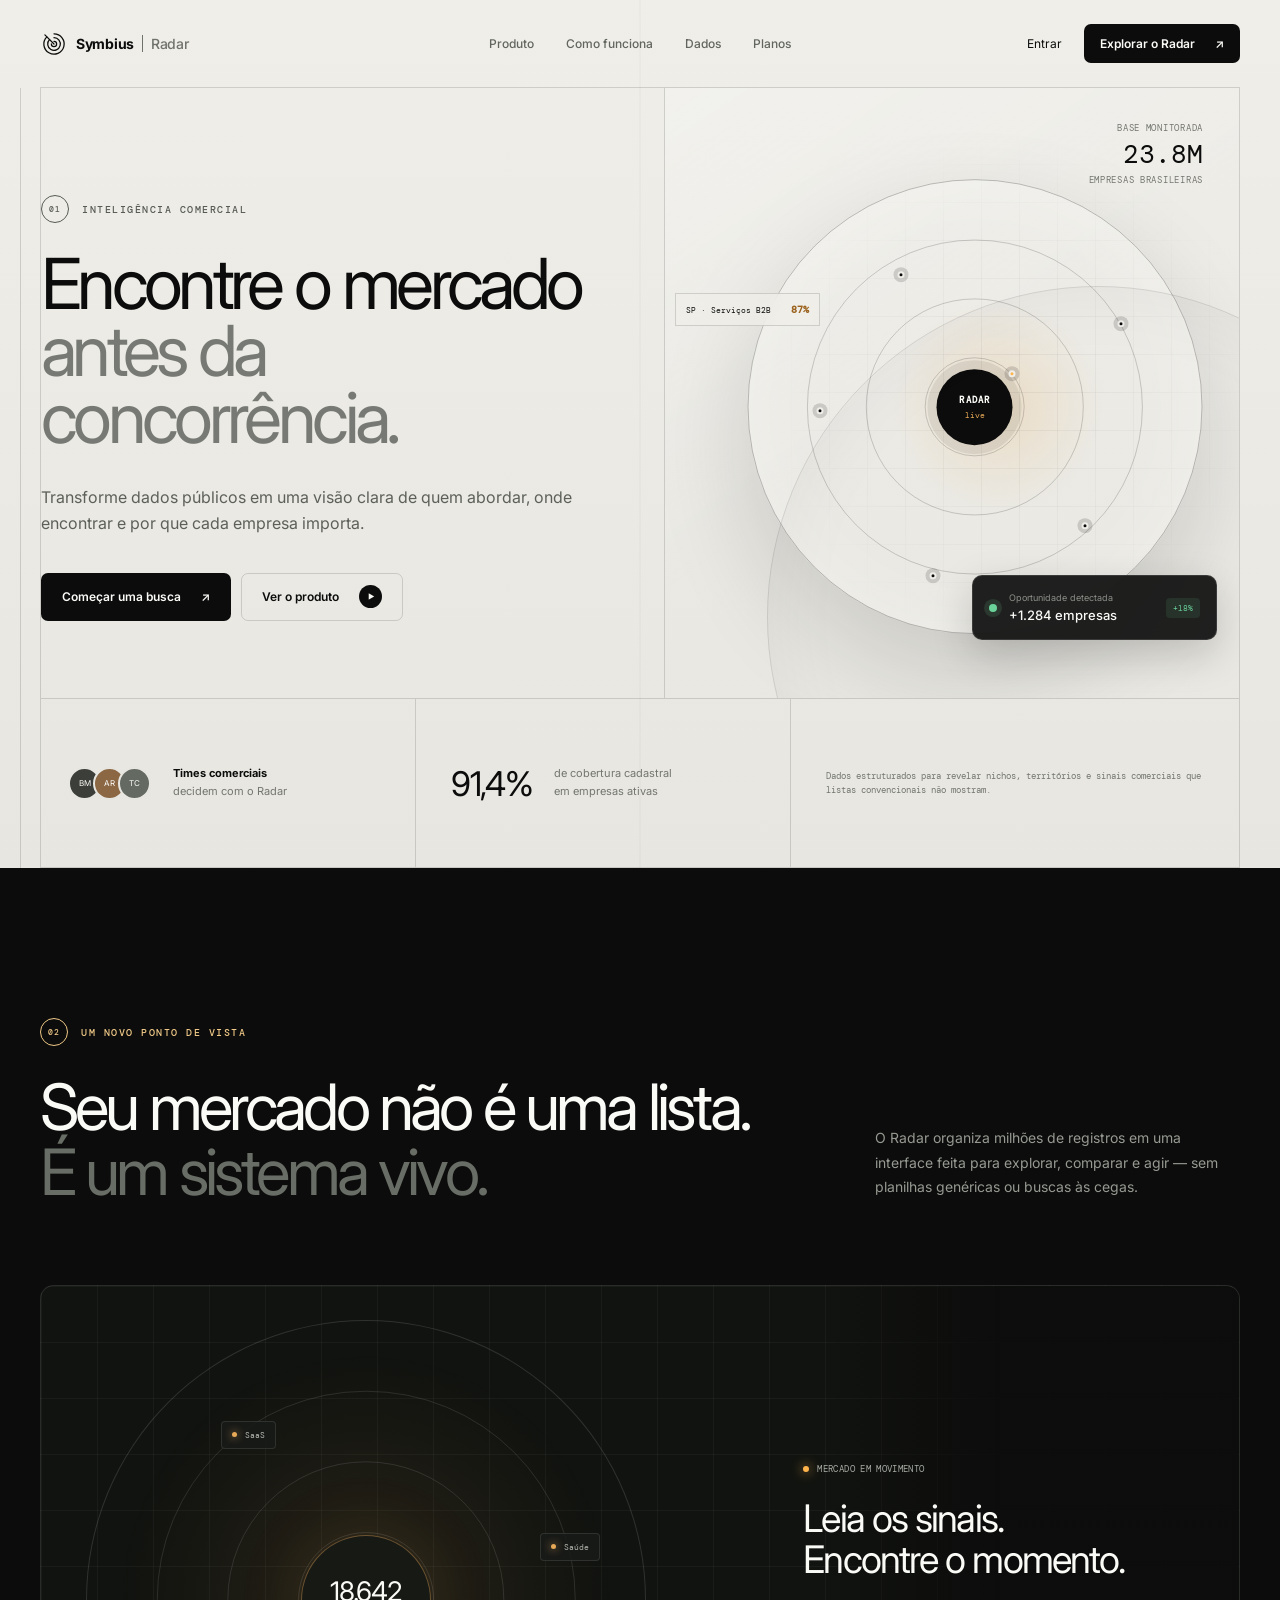
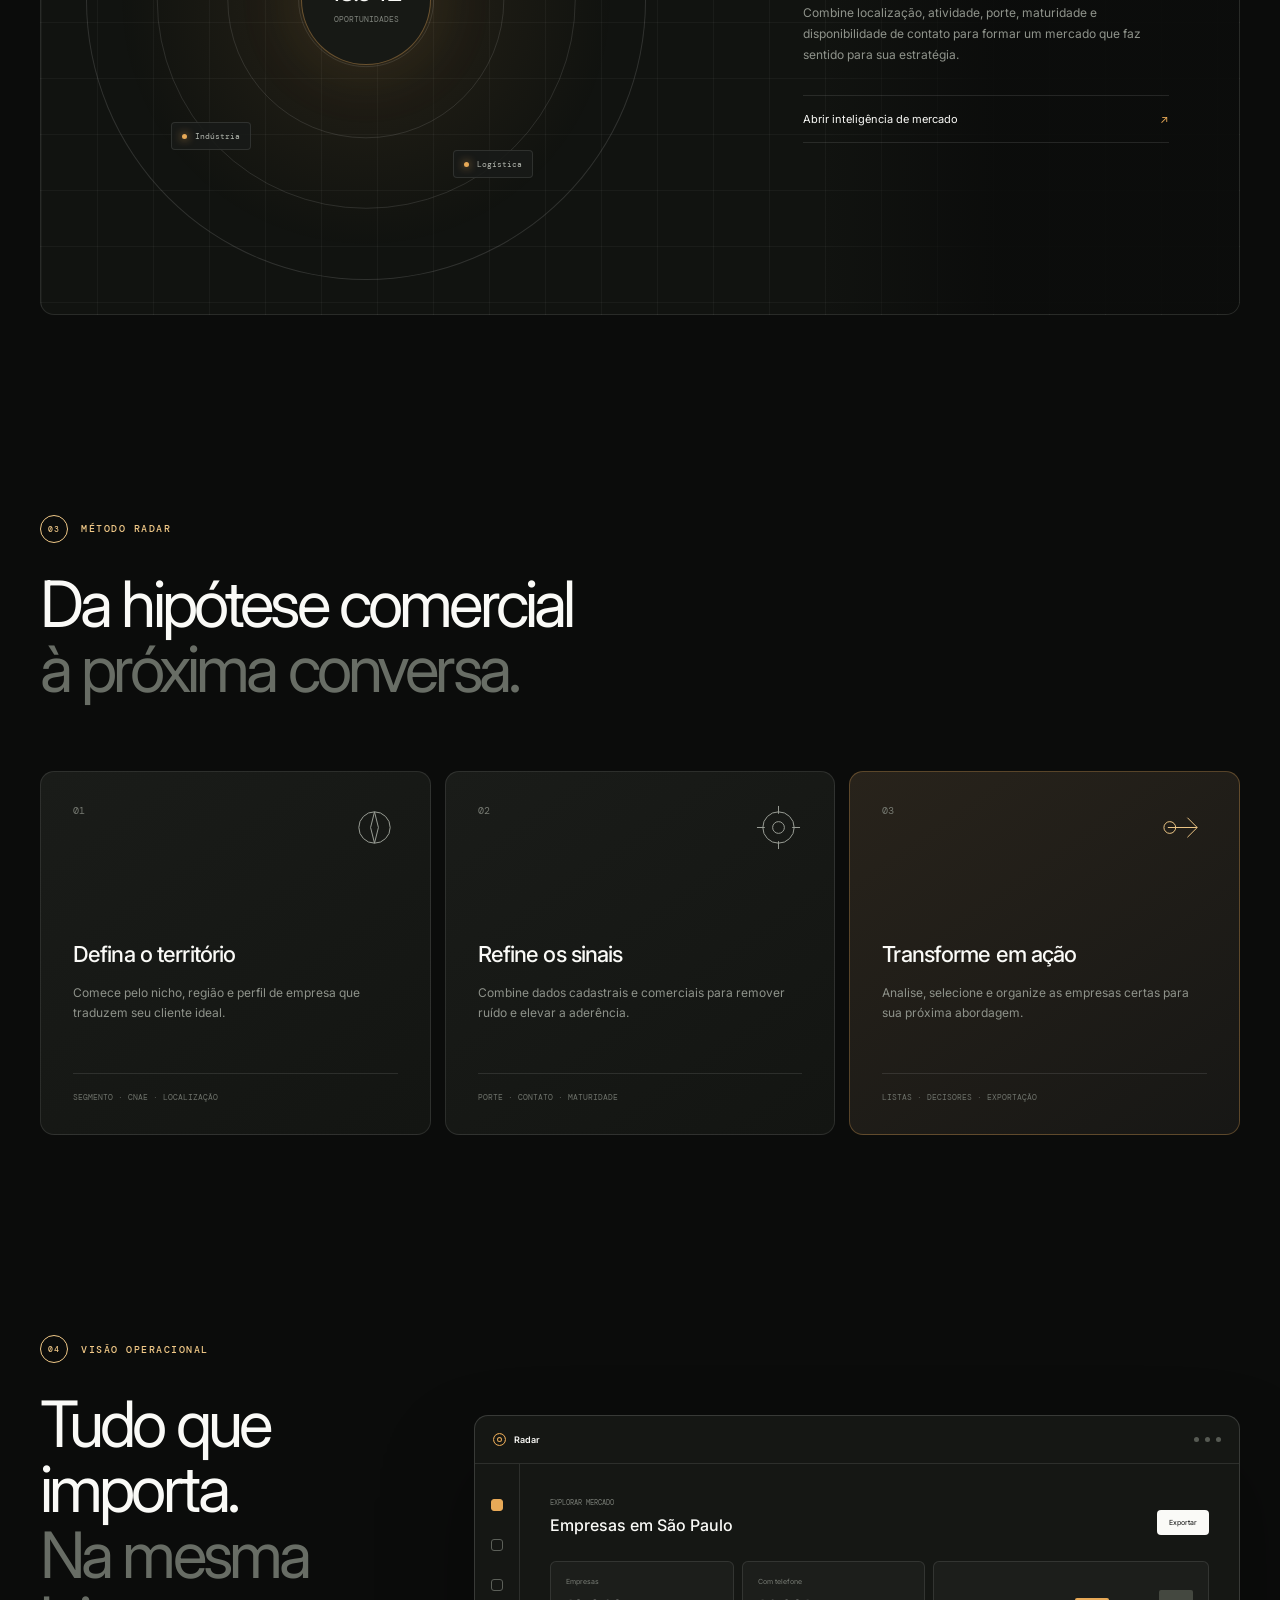
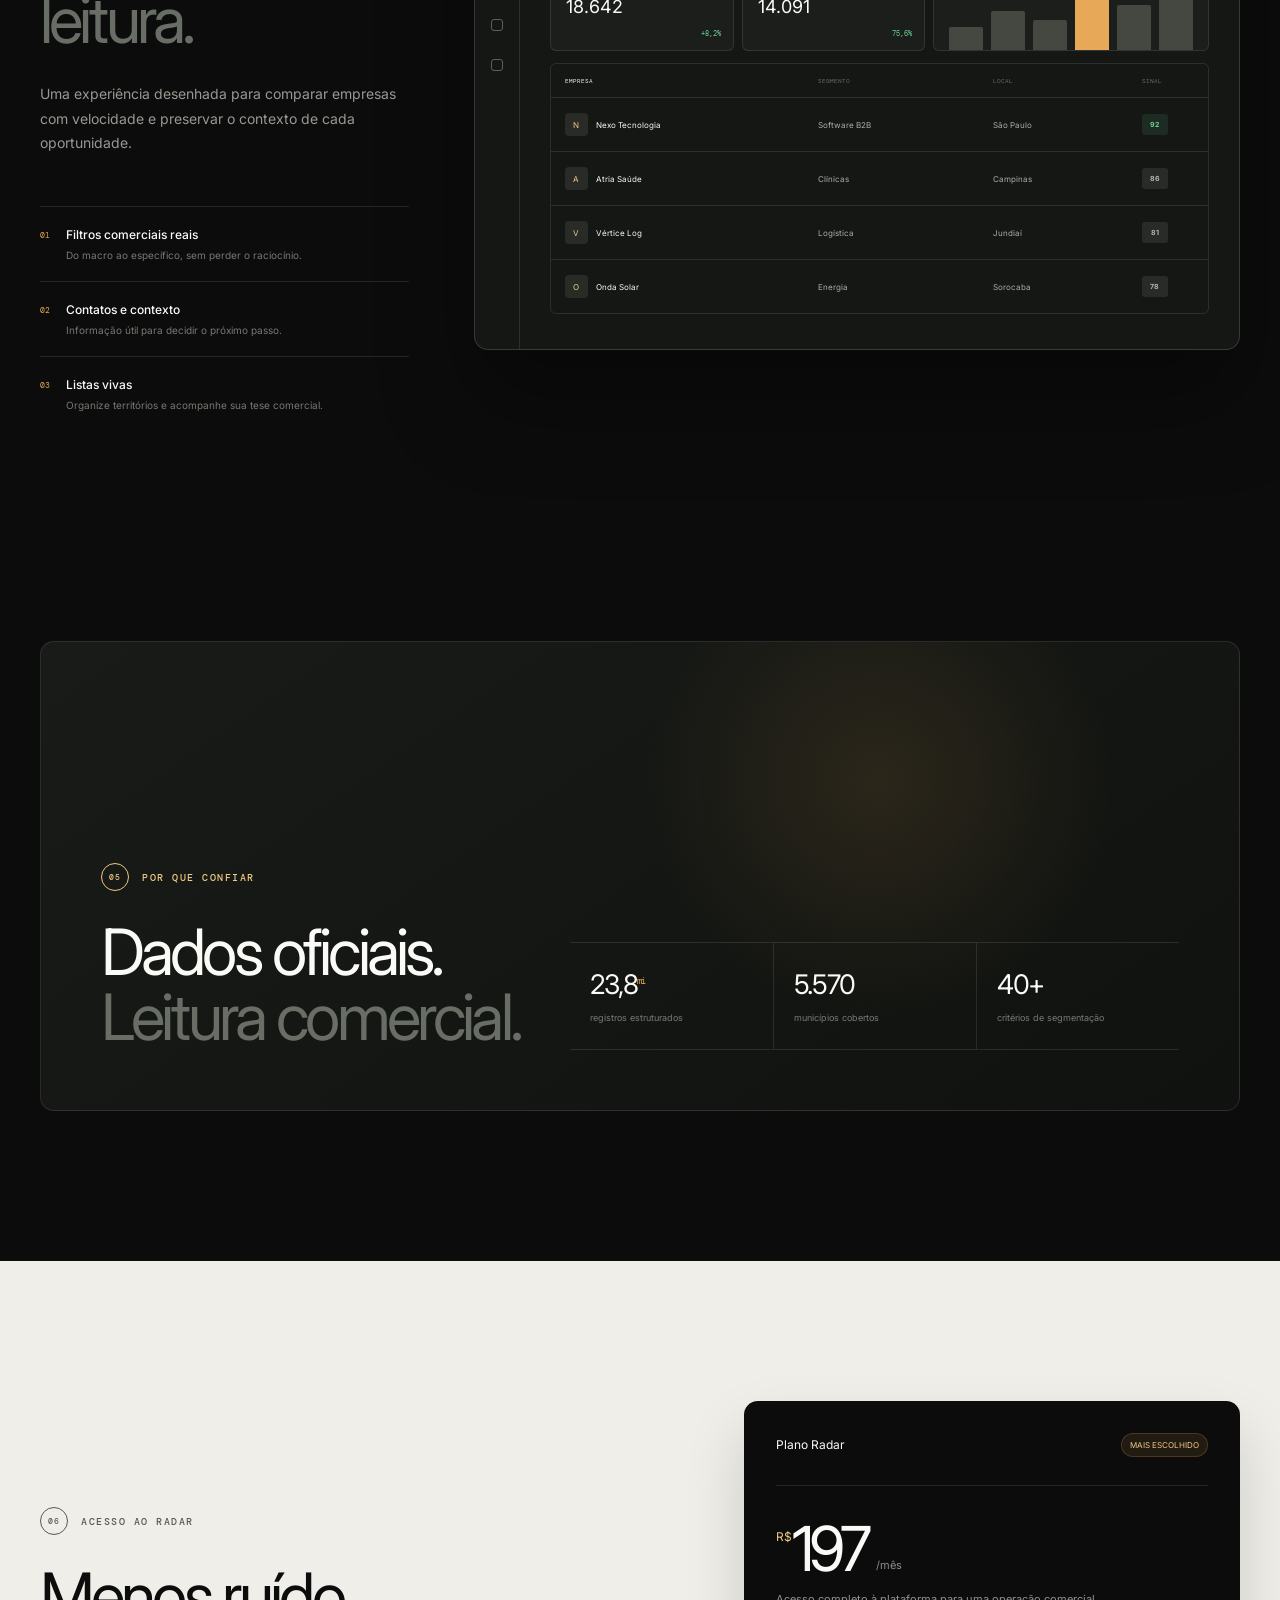
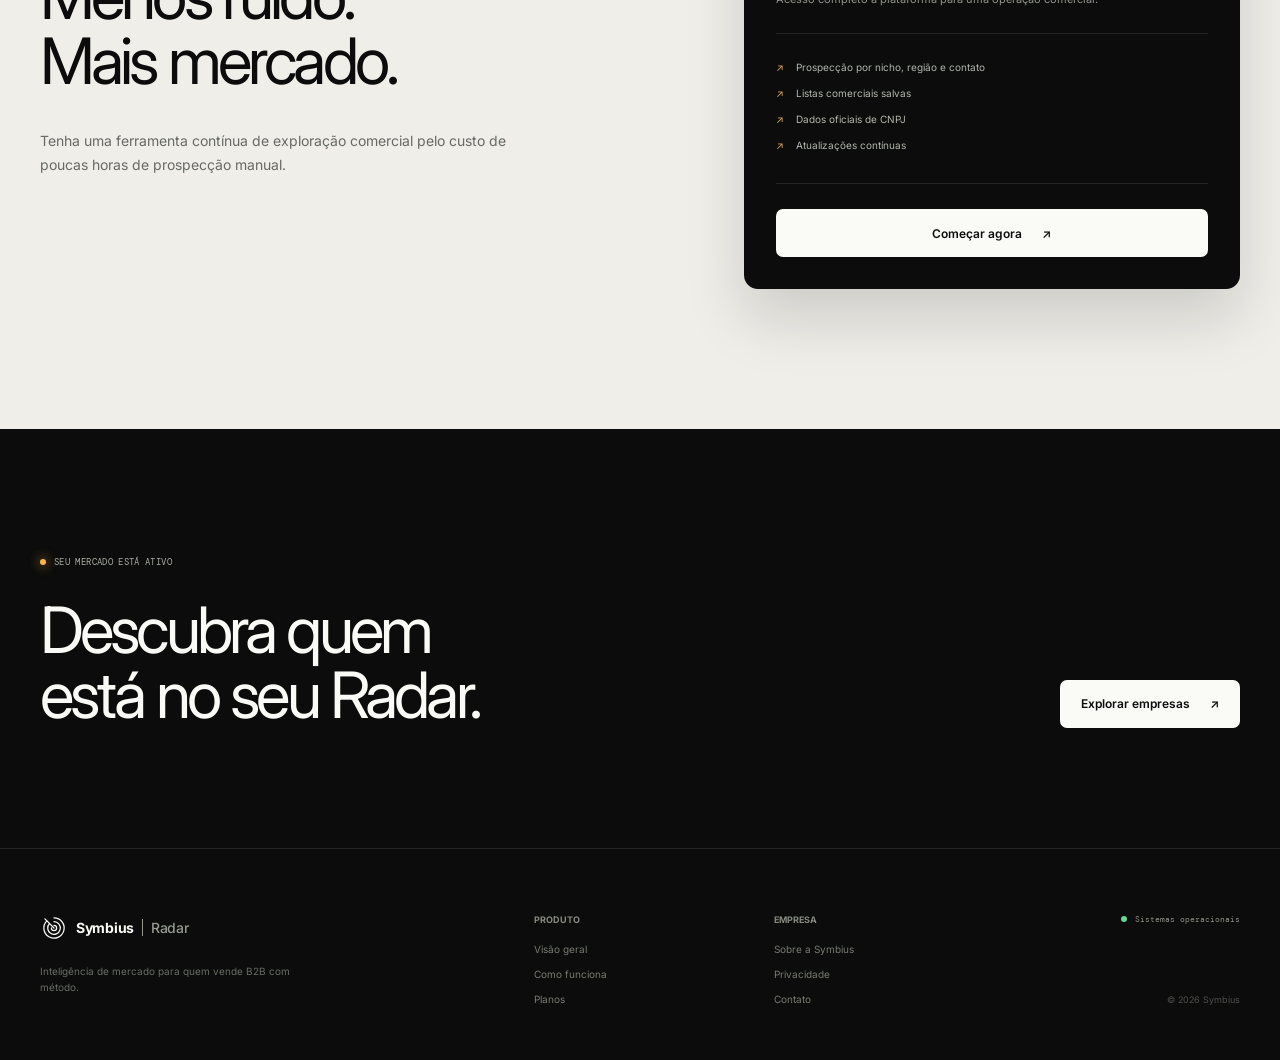
<file: novo_layout/index.html>
<!doctype html>
<html lang="pt-BR">
  <head>
    <meta charset="UTF-8" />
    <meta name="viewport" content="width=device-width, initial-scale=1.0" />
    <meta
      name="description"
      content="Radar Symbius — inteligência de mercado para encontrar empresas com precisão."
    />
    <title>Radar Symbius — inteligência para prospecção B2B</title>
    <link rel="icon" href="favicon.svg" type="image/svg+xml" />
    <link rel="stylesheet" href="styles.css" />
  </head>
  <body class="landing-page">
    <header class="site-header" data-header>
      <a class="brand brand--dark" href="index.html" aria-label="Symbius Radar — início">
        <svg class="brand__mark" viewBox="0 0 40 40" aria-hidden="true">
          <path d="M20 5.5a14.5 14.5 0 1 1-10.25 4.25" />
          <path d="M20 11a9 9 0 1 1-6.36 2.64" />
          <path d="M20 16.25A3.75 3.75 0 1 1 16.25 20" />
          <path d="M20 20 7 7" />
        </svg>
        <span class="brand__name">Symbius</span>
        <span class="brand__product">Radar</span>
      </a>

      <nav class="site-nav" aria-label="Navegação principal">
        <a href="#produto">Produto</a>
        <a href="#metodo">Como funciona</a>
        <a href="#confianca">Dados</a>
        <a href="#planos">Planos</a>
      </nav>

      <div class="header-actions">
        <a class="text-link" href="radar.html">Entrar</a>
        <a class="button button--dark button--small" href="radar.html">
          Explorar o Radar
          <span aria-hidden="true">↗</span>
        </a>
      </div>

      <button class="menu-toggle" type="button" aria-label="Abrir menu" aria-expanded="false" data-menu-toggle>
        <span></span><span></span>
      </button>
    </header>

    <main>
      <section class="hero">
        <div class="hero__grid page-shell">
          <div class="hero__content reveal">
            <div class="eyebrow eyebrow--dark">
              <span class="eyebrow__index">01</span>
              Inteligência comercial
            </div>
            <h1>
              Encontre o mercado
              <span>antes da concorrência.</span>
            </h1>
            <p class="hero__lead">
              Transforme dados públicos em uma visão clara de quem abordar, onde encontrar e por que cada empresa importa.
            </p>
            <div class="hero__actions">
              <a class="button button--dark" href="radar.html">
                Começar uma busca
                <span aria-hidden="true">↗</span>
              </a>
              <a class="button button--ghost-dark" href="#produto">
                Ver o produto
                <span class="button__play" aria-hidden="true">▶</span>
              </a>
            </div>
          </div>

          <div class="hero-visual reveal reveal--delay" aria-label="Visualização do mercado monitorado pelo Radar">
            <div class="hero-visual__meta hero-visual__meta--top">
              <span>Base monitorada</span>
              <strong>23.8M</strong>
              <small>empresas brasileiras</small>
            </div>

            <div class="market-orbit" aria-hidden="true">
              <span class="market-orbit__ring market-orbit__ring--one"></span>
              <span class="market-orbit__ring market-orbit__ring--two"></span>
              <span class="market-orbit__ring market-orbit__ring--three"></span>
              <span class="market-orbit__sweep"></span>
              <span class="market-orbit__core">
                <b>RADAR</b>
                <small>live</small>
              </span>
              <span class="market-dot market-dot--1"></span>
              <span class="market-dot market-dot--2"></span>
              <span class="market-dot market-dot--3"></span>
              <span class="market-dot market-dot--4"></span>
              <span class="market-dot market-dot--5"></span>
              <span class="market-dot market-dot--6"></span>
            </div>

            <div class="hero-visual__card">
              <span class="status-dot"></span>
              <div>
                <small>Oportunidade detectada</small>
                <strong>+1.284 empresas</strong>
              </div>
              <span class="trend-pill">+18%</span>
            </div>

            <div class="hero-visual__label">
              <span>SP · Serviços B2B</span>
              <b>87%</b>
            </div>
          </div>
        </div>

        <div class="hero__foot page-shell">
          <div class="client-proof">
            <div class="avatar-stack" aria-hidden="true">
              <span>BM</span><span>AR</span><span>TC</span>
            </div>
            <p><strong>Times comerciais</strong><br />decidem com o Radar</p>
          </div>
          <div class="hero-stat">
            <span>91,4%</span>
            <p>de cobertura cadastral<br />em empresas ativas</p>
          </div>
          <p class="hero-note">
            Dados estruturados para revelar nichos, territórios e sinais comerciais que listas convencionais não mostram.
          </p>
        </div>
      </section>

      <section class="dark-intro section-dark" id="produto">
        <div class="page-shell">
          <div class="section-heading section-heading--split reveal">
            <div>
              <div class="eyebrow">
                <span class="eyebrow__index">02</span>
                Um novo ponto de vista
              </div>
              <h2>Seu mercado não é uma lista.<br /><span>É um sistema vivo.</span></h2>
            </div>
            <p>
              O Radar organiza milhões de registros em uma interface feita para explorar, comparar e agir — sem planilhas genéricas ou buscas às cegas.
            </p>
          </div>

          <div class="signal-stage reveal">
            <div class="signal-stage__radar" aria-hidden="true">
              <div class="signal-stage__rings"></div>
              <div class="signal-stage__sweep"></div>
              <span class="signal-node signal-node--a"><i></i> SaaS</span>
              <span class="signal-node signal-node--b"><i></i> Saúde</span>
              <span class="signal-node signal-node--c"><i></i> Logística</span>
              <span class="signal-node signal-node--d"><i></i> Indústria</span>
              <div class="signal-stage__center">
                <strong>18.642</strong>
                <span>oportunidades</span>
              </div>
            </div>
            <div class="signal-stage__insight">
              <span class="live-chip"><i></i> Mercado em movimento</span>
              <h3>Leia os sinais.<br />Encontre o momento.</h3>
              <p>
                Combine localização, atividade, porte, maturidade e disponibilidade de contato para formar um mercado que faz sentido para sua estratégia.
              </p>
              <a class="inline-link" href="radar.html">Abrir inteligência de mercado <span>↗</span></a>
            </div>
          </div>
        </div>
      </section>

      <section class="method-section section-dark" id="metodo">
        <div class="page-shell">
          <div class="section-heading reveal">
            <div class="eyebrow">
              <span class="eyebrow__index">03</span>
              Método Radar
            </div>
            <h2>Da hipótese comercial<br /><span>à próxima conversa.</span></h2>
          </div>

          <div class="method-grid">
            <article class="method-card reveal">
              <div class="method-card__top">
                <span>01</span>
                <svg viewBox="0 0 48 48" aria-hidden="true"><circle cx="24" cy="24" r="16"/><path d="m24 8 4 16-4 16-4-16 4-16Z"/></svg>
              </div>
              <h3>Defina o território</h3>
              <p>Comece pelo nicho, região e perfil de empresa que traduzem seu cliente ideal.</p>
              <small>Segmento · CNAE · localização</small>
            </article>

            <article class="method-card reveal reveal--delay-sm">
              <div class="method-card__top">
                <span>02</span>
                <svg viewBox="0 0 48 48" aria-hidden="true"><circle cx="24" cy="24" r="16"/><circle cx="24" cy="24" r="6"/><path d="M24 2v8M24 38v8M2 24h8M38 24h8"/></svg>
              </div>
              <h3>Refine os sinais</h3>
              <p>Combine dados cadastrais e comerciais para remover ruído e elevar a aderência.</p>
              <small>Porte · contato · maturidade</small>
            </article>

            <article class="method-card method-card--accent reveal reveal--delay">
              <div class="method-card__top">
                <span>03</span>
                <svg viewBox="0 0 48 48" aria-hidden="true"><path d="M8 24h30M28 14l10 10-10 10"/><circle cx="10" cy="24" r="6"/></svg>
              </div>
              <h3>Transforme em ação</h3>
              <p>Analise, selecione e organize as empresas certas para sua próxima abordagem.</p>
              <small>Listas · decisores · exportação</small>
            </article>
          </div>
        </div>
      </section>

      <section class="product-section section-dark" id="confianca">
        <div class="page-shell">
          <div class="product-copy reveal">
            <div class="eyebrow">
              <span class="eyebrow__index">04</span>
              Visão operacional
            </div>
            <h2>Tudo que importa.<br /><span>Na mesma leitura.</span></h2>
            <p>
              Uma experiência desenhada para comparar empresas com velocidade e preservar o contexto de cada oportunidade.
            </p>

            <ul class="feature-list">
              <li><span>01</span><div><b>Filtros comerciais reais</b><small>Do macro ao específico, sem perder o raciocínio.</small></div></li>
              <li><span>02</span><div><b>Contatos e contexto</b><small>Informação útil para decidir o próximo passo.</small></div></li>
              <li><span>03</span><div><b>Listas vivas</b><small>Organize territórios e acompanhe sua tese comercial.</small></div></li>
            </ul>
          </div>

          <div class="product-window reveal reveal--delay" aria-label="Prévia da plataforma Radar">
            <div class="product-window__bar">
              <div class="product-window__brand">
                <span class="mini-mark"></span> Radar
              </div>
              <div class="window-dots"><i></i><i></i><i></i></div>
            </div>
            <div class="product-window__body">
              <aside class="mini-sidebar">
                <span class="mini-sidebar__active"></span><span></span><span></span><span></span><span></span>
              </aside>
              <div class="mini-dashboard">
                <div class="mini-dashboard__title"><div><small>Explorar mercado</small><b>Empresas em São Paulo</b></div><button>Exportar</button></div>
                <div class="mini-stats">
                  <div><small>Empresas</small><b>18.642</b><em>+8,2%</em></div>
                  <div><small>Com telefone</small><b>14.091</b><em>75,6%</em></div>
                  <div class="mini-chart"><span></span><span></span><span></span><span></span><span></span><span></span></div>
                </div>
                <div class="mini-table">
                  <div class="mini-table__head"><span>EMPRESA</span><span>SEGMENTO</span><span>LOCAL</span><span>SINAL</span></div>
                  <div><span><i class="company-icon">N</i> Nexo Tecnologia</span><span>Software B2B</span><span>São Paulo</span><span><b class="score score--high">92</b></span></div>
                  <div><span><i class="company-icon">A</i> Atria Saúde</span><span>Clínicas</span><span>Campinas</span><span><b class="score">86</b></span></div>
                  <div><span><i class="company-icon">V</i> Vértice Log</span><span>Logística</span><span>Jundiaí</span><span><b class="score">81</b></span></div>
                  <div><span><i class="company-icon">O</i> Onda Solar</span><span>Energia</span><span>Sorocaba</span><span><b class="score">78</b></span></div>
                </div>
              </div>
            </div>
          </div>
        </div>
      </section>

      <section class="trust-section section-dark">
        <div class="page-shell">
          <div class="trust-panel reveal">
            <div>
              <div class="eyebrow">
                <span class="eyebrow__index">05</span>
                Por que confiar
              </div>
              <h2>Dados oficiais.<br /><span>Leitura comercial.</span></h2>
            </div>
            <div class="trust-metrics">
              <div><strong>23,8<sup>mi</sup></strong><span>registros estruturados</span></div>
              <div><strong>5.570</strong><span>municípios cobertos</span></div>
              <div><strong>40+</strong><span>critérios de segmentação</span></div>
            </div>
          </div>
        </div>
      </section>

      <section class="pricing-section section-light" id="planos">
        <div class="page-shell pricing-grid">
          <div class="pricing-copy reveal">
            <div class="eyebrow eyebrow--dark">
              <span class="eyebrow__index">06</span>
              Acesso ao Radar
            </div>
            <h2>Menos ruído.<br />Mais mercado.</h2>
            <p>Tenha uma ferramenta contínua de exploração comercial pelo custo de poucas horas de prospecção manual.</p>
          </div>
          <div class="price-card reveal reveal--delay">
            <div class="price-card__top"><span>Plano Radar</span><i>Mais escolhido</i></div>
            <div class="price"><sup>R$</sup><strong>197</strong><span>/mês</span></div>
            <p>Acesso completo à plataforma para uma operação comercial.</p>
            <ul>
              <li>Prospecção por nicho, região e contato</li>
              <li>Listas comerciais salvas</li>
              <li>Dados oficiais de CNPJ</li>
              <li>Atualizações contínuas</li>
            </ul>
            <a class="button button--dark button--wide" href="radar.html">Começar agora <span>↗</span></a>
          </div>
        </div>
      </section>

      <section class="final-cta section-dark">
        <div class="page-shell final-cta__inner reveal">
          <div>
            <span class="live-chip"><i></i> Seu mercado está ativo</span>
            <h2>Descubra quem<br />está no seu Radar.</h2>
          </div>
          <a class="button button--light" href="radar.html">Explorar empresas <span>↗</span></a>
        </div>
      </section>
    </main>

    <footer class="site-footer section-dark">
      <div class="page-shell site-footer__grid">
        <div>
          <a class="brand brand--light" href="index.html" aria-label="Symbius Radar">
            <svg class="brand__mark" viewBox="0 0 40 40" aria-hidden="true"><path d="M20 5.5a14.5 14.5 0 1 1-10.25 4.25"/><path d="M20 11a9 9 0 1 1-6.36 2.64"/><path d="M20 16.25A3.75 3.75 0 1 1 16.25 20"/><path d="M20 20 7 7"/></svg>
            <span class="brand__name">Symbius</span><span class="brand__product">Radar</span>
          </a>
          <p>Inteligência de mercado para quem vende B2B com método.</p>
        </div>
        <div><b>Produto</b><a href="#produto">Visão geral</a><a href="#metodo">Como funciona</a><a href="#planos">Planos</a></div>
        <div><b>Empresa</b><a href="#">Sobre a Symbius</a><a href="#">Privacidade</a><a href="#">Contato</a></div>
        <div class="footer-status"><span><i></i> Sistemas operacionais</span><small>© 2026 Symbius</small></div>
      </div>
    </footer>

    <script src="script.js"></script>
  </body>
</html>
</file>
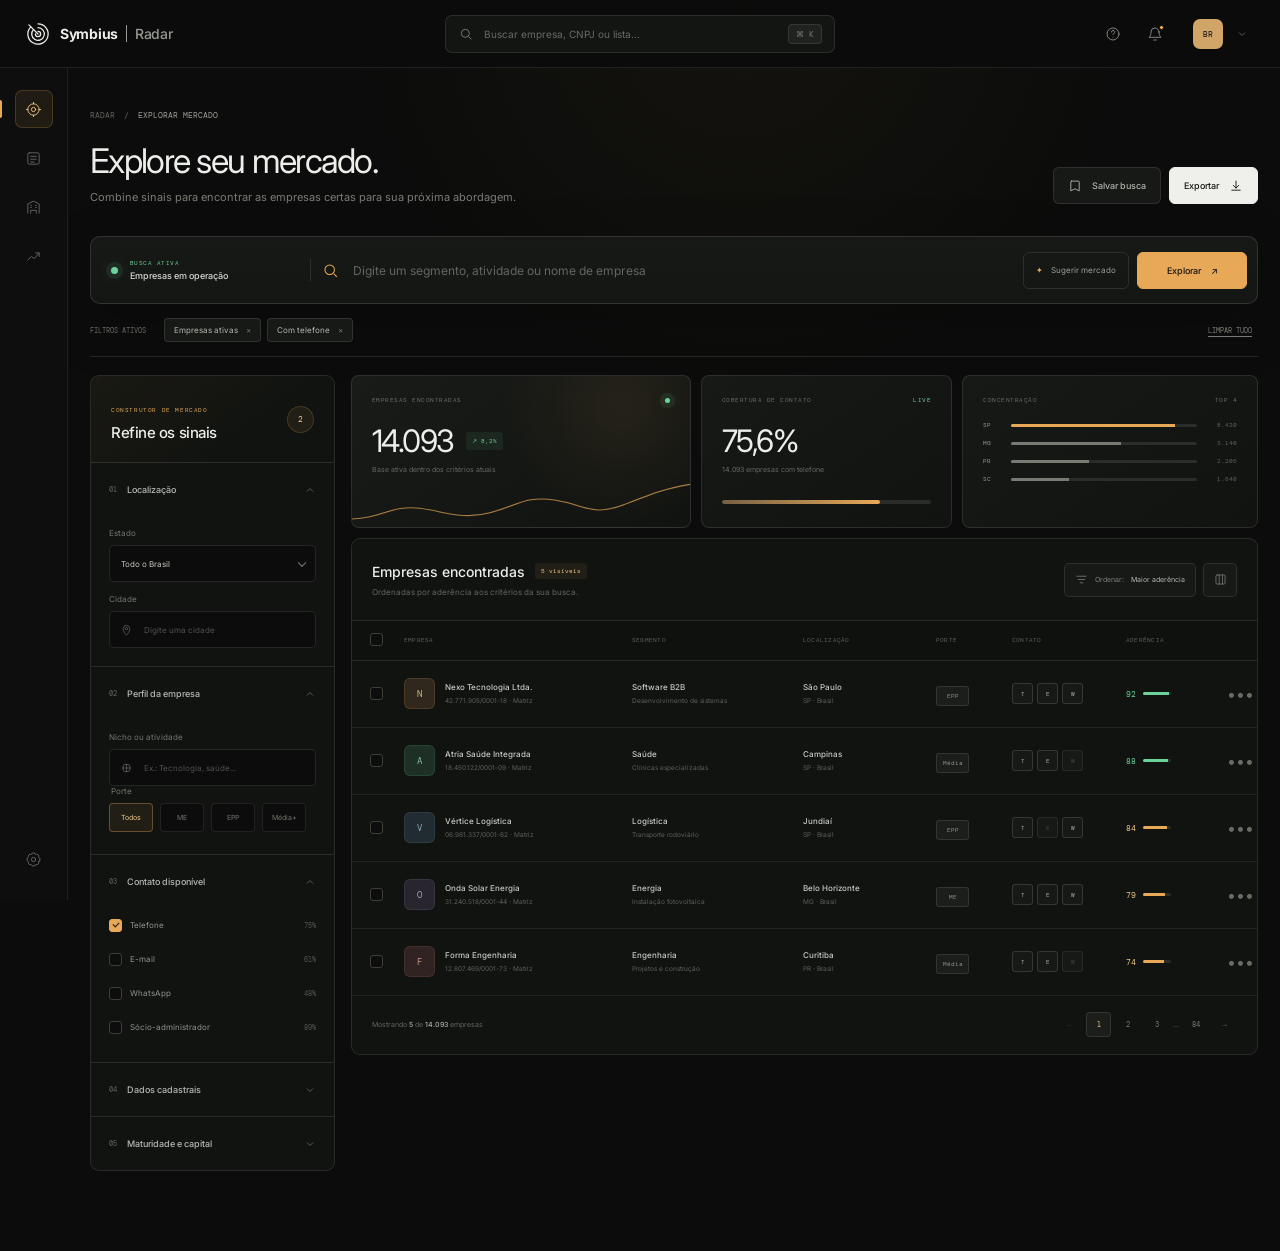
<file: novo_layout/radar.html>
<!doctype html>
<html lang="pt-BR">
  <head>
    <meta charset="UTF-8" />
    <meta name="viewport" content="width=device-width, initial-scale=1.0" />
    <meta name="description" content="Explore empresas brasileiras com o Radar Symbius." />
    <title>Explorar mercado — Radar Symbius</title>
    <link rel="icon" href="favicon.svg" type="image/svg+xml" />
    <link rel="stylesheet" href="styles.css" />
  </head>
  <body class="radar-page">
    <header class="app-header">
      <div class="app-header__left">
        <a class="brand brand--light" href="index.html" aria-label="Voltar ao site do Radar">
          <svg class="brand__mark" viewBox="0 0 40 40" aria-hidden="true">
            <path d="M20 5.5a14.5 14.5 0 1 1-10.25 4.25" />
            <path d="M20 11a9 9 0 1 1-6.36 2.64" />
            <path d="M20 16.25A3.75 3.75 0 1 1 16.25 20" />
            <path d="M20 20 7 7" />
          </svg>
          <span class="brand__name">Symbius</span>
          <span class="brand__product">Radar</span>
        </a>
        <span class="app-header__context">Inteligência de mercado</span>
      </div>

      <div class="app-search" role="search">
        <svg viewBox="0 0 24 24" aria-hidden="true"><circle cx="11" cy="11" r="6"/><path d="m16 16 4 4"/></svg>
        <input type="search" placeholder="Buscar empresa, CNPJ ou lista..." aria-label="Busca global" />
        <kbd>⌘ K</kbd>
      </div>

      <div class="app-header__actions">
        <button class="icon-button" type="button" aria-label="Ajuda">
          <svg viewBox="0 0 24 24" aria-hidden="true"><circle cx="12" cy="12" r="9"/><path d="M9.8 9a2.4 2.4 0 1 1 3.25 2.25c-.7.3-1.05.75-1.05 1.5M12 17h.01"/></svg>
        </button>
        <button class="icon-button notification-button" type="button" aria-label="Notificações">
          <svg viewBox="0 0 24 24" aria-hidden="true"><path d="M18 9a6 6 0 0 0-12 0c0 7-3 7-3 8h18c0-1-3-1-3-8ZM10 21h4"/></svg>
          <i></i>
        </button>
        <button class="profile-button" type="button" aria-label="Abrir perfil">
          <span>BR</span>
          <div><b>Bruno Reis</b><small>Administrador</small></div>
          <svg viewBox="0 0 16 16" aria-hidden="true"><path d="m4 6 4 4 4-4"/></svg>
        </button>
      </div>
    </header>

    <aside class="app-rail" aria-label="Navegação do aplicativo">
      <nav>
        <a class="app-rail__active" href="radar.html" aria-label="Explorar mercado" title="Explorar mercado">
          <svg viewBox="0 0 24 24" aria-hidden="true"><circle cx="12" cy="12" r="8"/><circle cx="12" cy="12" r="3"/><path d="M12 4V2M12 22v-2M4 12H2M22 12h-2"/></svg>
        </a>
        <a href="#" aria-label="Listas" title="Listas">
          <svg viewBox="0 0 24 24" aria-hidden="true"><rect x="4" y="4" width="16" height="16" rx="2"/><path d="M8 9h8M8 13h8M8 17h5"/></svg>
        </a>
        <a href="#" aria-label="Empresas" title="Empresas">
          <svg viewBox="0 0 24 24" aria-hidden="true"><path d="M4 20V7l8-4 8 4v13M8 20v-4h8v4M8 9h1M15 9h1M8 12h1M15 12h1"/></svg>
        </a>
        <a href="#" aria-label="Atividades" title="Atividades">
          <svg viewBox="0 0 24 24" aria-hidden="true"><path d="M4 17 9 12l4 3 7-8"/><path d="M15 7h5v5"/></svg>
        </a>
      </nav>
      <nav class="app-rail__bottom">
        <a href="#" aria-label="Configurações" title="Configurações">
          <svg viewBox="0 0 24 24" aria-hidden="true"><circle cx="12" cy="12" r="3"/><path d="M19.4 15a1.7 1.7 0 0 0 .34 1.88l.06.06-2.83 2.83-.06-.06a1.7 1.7 0 0 0-1.88-.34 1.7 1.7 0 0 0-1.03 1.56V21h-4v-.09A1.7 1.7 0 0 0 9 19.36a1.7 1.7 0 0 0-1.88.34l-.06.06-2.83-2.83.06-.06A1.7 1.7 0 0 0 4.63 15a1.7 1.7 0 0 0-1.56-1.03H3v-4h.09A1.7 1.7 0 0 0 4.64 9a1.7 1.7 0 0 0-.34-1.88l-.06-.06 2.83-2.83.06.06A1.7 1.7 0 0 0 9 4.63h.01A1.7 1.7 0 0 0 10.03 3H14v.09A1.7 1.7 0 0 0 15 4.64a1.7 1.7 0 0 0 1.88-.34l.06-.06 2.83 2.83-.06.06A1.7 1.7 0 0 0 19.37 9v.01A1.7 1.7 0 0 0 21 10.03V14h-.09A1.7 1.7 0 0 0 19.4 15Z"/></svg>
        </a>
      </nav>
    </aside>

    <main class="app-main">
      <section class="app-page-head">
        <div>
          <div class="app-breadcrumb"><span>Radar</span><i>/</i><b>Explorar mercado</b></div>
          <h1>Explore seu mercado.</h1>
          <p>Combine sinais para encontrar as empresas certas para sua próxima abordagem.</p>
        </div>
        <div class="page-head-actions">
          <button class="app-button app-button--ghost" type="button" data-save-search>
            <svg viewBox="0 0 20 20" aria-hidden="true"><path d="M5 3h10a1 1 0 0 1 1 1v13l-6-3-6 3V4a1 1 0 0 1 1-1Z"/></svg>
            Salvar busca
          </button>
          <button class="app-button app-button--light" type="button" data-export>
            Exportar
            <svg viewBox="0 0 20 20" aria-hidden="true"><path d="M10 3v10M6 9l4 4 4-4M4 16h12"/></svg>
          </button>
        </div>
      </section>

      <section class="market-command" aria-label="Comando de pesquisa">
        <div class="market-command__status">
          <span class="pulse-dot"></span>
          <div><small>BUSCA ATIVA</small><b>Empresas em operação</b></div>
        </div>
        <div class="market-command__query">
          <svg viewBox="0 0 24 24" aria-hidden="true"><circle cx="11" cy="11" r="6"/><path d="m16 16 4 4"/></svg>
          <input id="market-query" type="search" placeholder="Digite um segmento, atividade ou nome de empresa" aria-label="Segmento ou empresa" />
        </div>
        <button class="market-command__ai" type="button" data-suggestion>
          <span>✦</span>
          Sugerir mercado
        </button>
        <button class="app-button app-button--amber" type="button" data-search>
          Explorar
          <span>↗</span>
        </button>
      </section>

      <section class="active-filter-row" aria-label="Filtros ativos">
        <span>Filtros ativos</span>
        <div class="active-filter-list" data-active-filters>
          <button type="button" data-chip="status">Ativas <i>×</i></button>
          <button type="button" data-chip="contact">Com telefone <i>×</i></button>
        </div>
        <button class="clear-link" type="button" data-clear>Limpar tudo</button>
      </section>

      <div class="workspace-grid">
        <aside class="filter-panel" aria-label="Filtros da busca">
          <div class="filter-panel__head">
            <div><small>CONSTRUTOR DE MERCADO</small><h2>Refine os sinais</h2></div>
            <span class="filter-count" data-filter-count>2</span>
          </div>

          <div class="filter-group filter-group--open">
            <button class="filter-group__toggle" type="button" aria-expanded="true">
              <span><i>01</i>Localização</span>
              <svg viewBox="0 0 16 16" aria-hidden="true"><path d="m4 6 4 4 4-4"/></svg>
            </button>
            <div class="filter-group__body">
              <label class="field-label" for="state-filter">Estado</label>
              <div class="select-wrap">
                <select id="state-filter" data-filter="state">
                  <option value="">Todo o Brasil</option>
                  <option value="SP">São Paulo</option>
                  <option value="MG">Minas Gerais</option>
                  <option value="PR">Paraná</option>
                  <option value="SC">Santa Catarina</option>
                </select>
              </div>
              <label class="field-label" for="city-filter">Cidade</label>
              <div class="field-with-icon">
                <svg viewBox="0 0 20 20" aria-hidden="true"><path d="M10 18s5-4.6 5-10a5 5 0 1 0-10 0c0 5.4 5 10 5 10Z"/><circle cx="10" cy="8" r="1.8"/></svg>
                <input id="city-filter" type="text" placeholder="Digite uma cidade" data-filter="city" />
              </div>
            </div>
          </div>

          <div class="filter-group filter-group--open">
            <button class="filter-group__toggle" type="button" aria-expanded="true">
              <span><i>02</i>Perfil da empresa</span>
              <svg viewBox="0 0 16 16" aria-hidden="true"><path d="m4 6 4 4 4-4"/></svg>
            </button>
            <div class="filter-group__body">
              <label class="field-label" for="segment-filter">Nicho ou atividade</label>
              <div class="field-with-icon">
                <svg viewBox="0 0 20 20" aria-hidden="true"><circle cx="10" cy="10" r="6"/><path d="M10 4v12M4 10h12"/></svg>
                <input id="segment-filter" type="text" placeholder="Ex.: Tecnologia, saúde..." data-filter="segment" />
              </div>
              <fieldset class="size-options">
                <legend>Porte</legend>
                <label><input type="radio" name="size" value="" checked data-filter="size" /><span>Todos</span></label>
                <label><input type="radio" name="size" value="ME" data-filter="size" /><span>ME</span></label>
                <label><input type="radio" name="size" value="EPP" data-filter="size" /><span>EPP</span></label>
                <label><input type="radio" name="size" value="Média" data-filter="size" /><span>Média+</span></label>
              </fieldset>
            </div>
          </div>

          <div class="filter-group filter-group--open">
            <button class="filter-group__toggle" type="button" aria-expanded="true">
              <span><i>03</i>Contato disponível</span>
              <svg viewBox="0 0 16 16" aria-hidden="true"><path d="m4 6 4 4 4-4"/></svg>
            </button>
            <div class="filter-group__body check-list">
              <label><span><input type="checkbox" checked data-filter="phone" /><i></i>Telefone</span><em>75%</em></label>
              <label><span><input type="checkbox" data-filter="email" /><i></i>E-mail</span><em>61%</em></label>
              <label><span><input type="checkbox" data-filter="whatsapp" /><i></i>WhatsApp</span><em>48%</em></label>
              <label><span><input type="checkbox" data-filter="partner" /><i></i>Sócio-administrador</span><em>89%</em></label>
            </div>
          </div>

          <div class="filter-group">
            <button class="filter-group__toggle" type="button" aria-expanded="false">
              <span><i>04</i>Dados cadastrais</span>
              <svg viewBox="0 0 16 16" aria-hidden="true"><path d="m4 6 4 4 4-4"/></svg>
            </button>
            <div class="filter-group__body">
              <label class="field-label" for="cnae-filter">CNAE específico</label>
              <input class="app-field" id="cnae-filter" type="text" placeholder="Código ou descrição" />
              <label class="field-label" for="nature-filter">Natureza jurídica</label>
              <div class="select-wrap">
                <select id="nature-filter"><option>Qualquer natureza</option><option>Sociedade empresária limitada</option><option>Empresário individual</option></select>
              </div>
            </div>
          </div>

          <div class="filter-group">
            <button class="filter-group__toggle" type="button" aria-expanded="false">
              <span><i>05</i>Maturidade e capital</span>
              <svg viewBox="0 0 16 16" aria-hidden="true"><path d="m4 6 4 4 4-4"/></svg>
            </button>
            <div class="filter-group__body">
              <div class="field-pair"><label><span>Idade mínima</span><input class="app-field" type="number" placeholder="2 anos" /></label><label><span>Capital mínimo</span><input class="app-field" type="text" placeholder="R$ 50.000" /></label></div>
            </div>
          </div>
        </aside>

        <section class="results-area" aria-label="Resultados da busca">
          <div class="market-overview">
            <article class="metric-card metric-card--main">
              <div class="metric-card__label"><span>EMPRESAS ENCONTRADAS</span><i class="pulse-dot"></i></div>
              <div class="metric-card__value"><strong data-result-total>18.642</strong><span class="metric-trend">↗ 8,2%</span></div>
              <small>Base ativa dentro dos critérios atuais</small>
              <div class="metric-spark" aria-hidden="true"><svg viewBox="0 0 250 54" preserveAspectRatio="none"><path d="M0 45C22 44 30 29 50 33s32 13 52 5 27-20 49-14 28 18 50 5 30-18 49-23"/><path class="metric-spark__fill" d="M0 45C22 44 30 29 50 33s32 13 52 5 27-20 49-14 28 18 50 5 30-18 49-23V54H0Z"/></svg></div>
            </article>

            <article class="metric-card">
              <div class="metric-card__label"><span>COBERTURA DE CONTATO</span><b>LIVE</b></div>
              <div class="metric-card__value"><strong data-coverage>75,6%</strong></div>
              <small>14.093 empresas com telefone</small>
              <div class="coverage-bar"><span style="width: 75.6%"></span></div>
            </article>

            <article class="metric-card territory-card">
              <div class="metric-card__label"><span>CONCENTRAÇÃO</span><span>TOP 4</span></div>
              <div class="territory-bars">
                <div><span>SP</span><i><b style="width: 88%"></b></i><em>8.420</em></div>
                <div><span>MG</span><i><b style="width: 59%"></b></i><em>3.140</em></div>
                <div><span>PR</span><i><b style="width: 42%"></b></i><em>2.205</em></div>
                <div><span>SC</span><i><b style="width: 31%"></b></i><em>1.640</em></div>
              </div>
            </article>
          </div>

          <div class="results-card">
            <div class="results-card__head">
              <div>
                <div class="results-title"><h2>Empresas encontradas</h2><span data-visible-count>6 visíveis</span></div>
                <p>Ordenadas por aderência aos critérios da sua busca.</p>
              </div>
              <div class="results-actions">
                <button class="table-control" type="button">
                  <svg viewBox="0 0 20 20" aria-hidden="true"><path d="M3 5h14M5 10h10M8 15h4"/></svg>
                  Ordenar: <b>Maior aderência</b>
                </button>
                <button class="square-control" type="button" aria-label="Configurar colunas">
                  <svg viewBox="0 0 20 20" aria-hidden="true"><rect x="3" y="3" width="14" height="14" rx="2"/><path d="M8 3v14M13 3v14"/></svg>
                </button>
              </div>
            </div>

            <div class="company-table-wrap">
              <table class="company-table">
                <thead>
                  <tr>
                    <th><label class="row-check"><input type="checkbox" data-check-all /><i></i></label></th>
                    <th>EMPRESA</th>
                    <th>SEGMENTO</th>
                    <th>LOCALIZAÇÃO</th>
                    <th>PORTE</th>
                    <th>CONTATO</th>
                    <th>ADERÊNCIA</th>
                    <th></th>
                  </tr>
                </thead>
                <tbody data-company-rows>
                  <tr data-name="Nexo Tecnologia" data-segment="Tecnologia Software" data-state="SP" data-city="São Paulo" data-size="EPP" data-phone="true" data-email="true" data-whatsapp="true">
                    <td><label class="row-check"><input type="checkbox" /><i></i></label></td>
                    <td><div class="company-cell"><span class="company-avatar company-avatar--amber">N</span><div><b>Nexo Tecnologia Ltda.</b><small>42.771.905/0001-18 · Matriz</small></div></div></td>
                    <td><div class="segment-cell"><b>Software B2B</b><small>Desenvolvimento de sistemas</small></div></td>
                    <td><div class="location-cell"><b>São Paulo</b><small>SP · Brasil</small></div></td>
                    <td><span class="size-tag">EPP</span></td>
                    <td><div class="contact-icons"><i class="is-on" title="Telefone">T</i><i class="is-on" title="E-mail">E</i><i class="is-on" title="WhatsApp">W</i></div></td>
                    <td><div class="fit-score fit-score--high"><b>92</b><span><i style="width:92%"></i></span></div></td>
                    <td><button class="row-more" type="button" aria-label="Mais ações">•••</button></td>
                  </tr>
                  <tr data-name="Atria Saúde" data-segment="Saúde Clínicas" data-state="SP" data-city="Campinas" data-size="Média" data-phone="true" data-email="true" data-whatsapp="false">
                    <td><label class="row-check"><input type="checkbox" /><i></i></label></td>
                    <td><div class="company-cell"><span class="company-avatar company-avatar--green">A</span><div><b>Atria Saúde Integrada</b><small>18.450.122/0001-09 · Matriz</small></div></div></td>
                    <td><div class="segment-cell"><b>Saúde</b><small>Clínicas especializadas</small></div></td>
                    <td><div class="location-cell"><b>Campinas</b><small>SP · Brasil</small></div></td>
                    <td><span class="size-tag">Média</span></td>
                    <td><div class="contact-icons"><i class="is-on">T</i><i class="is-on">E</i><i>W</i></div></td>
                    <td><div class="fit-score fit-score--high"><b>88</b><span><i style="width:88%"></i></span></div></td>
                    <td><button class="row-more" type="button" aria-label="Mais ações">•••</button></td>
                  </tr>
                  <tr data-name="Vértice Logística" data-segment="Logística Transporte" data-state="SP" data-city="Jundiaí" data-size="EPP" data-phone="true" data-email="false" data-whatsapp="true">
                    <td><label class="row-check"><input type="checkbox" /><i></i></label></td>
                    <td><div class="company-cell"><span class="company-avatar company-avatar--blue">V</span><div><b>Vértice Logística</b><small>06.981.337/0001-62 · Matriz</small></div></div></td>
                    <td><div class="segment-cell"><b>Logística</b><small>Transporte rodoviário</small></div></td>
                    <td><div class="location-cell"><b>Jundiaí</b><small>SP · Brasil</small></div></td>
                    <td><span class="size-tag">EPP</span></td>
                    <td><div class="contact-icons"><i class="is-on">T</i><i>E</i><i class="is-on">W</i></div></td>
                    <td><div class="fit-score"><b>84</b><span><i style="width:84%"></i></span></div></td>
                    <td><button class="row-more" type="button" aria-label="Mais ações">•••</button></td>
                  </tr>
                  <tr data-name="Onda Solar Energia" data-segment="Energia Sustentabilidade" data-state="MG" data-city="Belo Horizonte" data-size="ME" data-phone="true" data-email="true" data-whatsapp="true">
                    <td><label class="row-check"><input type="checkbox" /><i></i></label></td>
                    <td><div class="company-cell"><span class="company-avatar company-avatar--violet">O</span><div><b>Onda Solar Energia</b><small>31.240.518/0001-44 · Matriz</small></div></div></td>
                    <td><div class="segment-cell"><b>Energia</b><small>Instalação fotovoltaica</small></div></td>
                    <td><div class="location-cell"><b>Belo Horizonte</b><small>MG · Brasil</small></div></td>
                    <td><span class="size-tag">ME</span></td>
                    <td><div class="contact-icons"><i class="is-on">T</i><i class="is-on">E</i><i class="is-on">W</i></div></td>
                    <td><div class="fit-score"><b>79</b><span><i style="width:79%"></i></span></div></td>
                    <td><button class="row-more" type="button" aria-label="Mais ações">•••</button></td>
                  </tr>
                  <tr data-name="Forma Engenharia" data-segment="Construção Engenharia" data-state="PR" data-city="Curitiba" data-size="Média" data-phone="true" data-email="true" data-whatsapp="false">
                    <td><label class="row-check"><input type="checkbox" /><i></i></label></td>
                    <td><div class="company-cell"><span class="company-avatar company-avatar--red">F</span><div><b>Forma Engenharia</b><small>12.807.469/0001-73 · Matriz</small></div></div></td>
                    <td><div class="segment-cell"><b>Engenharia</b><small>Projetos e construção</small></div></td>
                    <td><div class="location-cell"><b>Curitiba</b><small>PR · Brasil</small></div></td>
                    <td><span class="size-tag">Média</span></td>
                    <td><div class="contact-icons"><i class="is-on">T</i><i class="is-on">E</i><i>W</i></div></td>
                    <td><div class="fit-score"><b>74</b><span><i style="width:74%"></i></span></div></td>
                    <td><button class="row-more" type="button" aria-label="Mais ações">•••</button></td>
                  </tr>
                  <tr data-name="Cubo Contabilidade" data-segment="Contabilidade Serviços B2B" data-state="SC" data-city="Florianópolis" data-size="ME" data-phone="false" data-email="true" data-whatsapp="false">
                    <td><label class="row-check"><input type="checkbox" /><i></i></label></td>
                    <td><div class="company-cell"><span class="company-avatar company-avatar--gray">C</span><div><b>Cubo Contabilidade</b><small>27.318.650/0001-20 · Matriz</small></div></div></td>
                    <td><div class="segment-cell"><b>Contabilidade</b><small>Serviços empresariais</small></div></td>
                    <td><div class="location-cell"><b>Florianópolis</b><small>SC · Brasil</small></div></td>
                    <td><span class="size-tag">ME</span></td>
                    <td><div class="contact-icons"><i>T</i><i class="is-on">E</i><i>W</i></div></td>
                    <td><div class="fit-score"><b>68</b><span><i style="width:68%"></i></span></div></td>
                    <td><button class="row-more" type="button" aria-label="Mais ações">•••</button></td>
                  </tr>
                </tbody>
              </table>
            </div>

            <div class="results-empty" data-empty hidden>
              <span>⌁</span><h3>Nenhuma empresa encontrada</h3><p>Remova alguns filtros ou explore um segmento diferente.</p><button class="app-button app-button--ghost" type="button" data-clear>Limpar filtros</button>
            </div>

            <div class="results-footer">
              <span>Mostrando <b data-footer-count>6</b> de <b data-footer-total>18.642</b> empresas</span>
              <div class="pagination"><button disabled>←</button><button class="is-current">1</button><button>2</button><button>3</button><span>...</span><button>84</button><button>→</button></div>
            </div>
          </div>
        </section>
      </div>
    </main>

    <div class="toast" role="status" aria-live="polite" data-toast>
      <span>✓</span><div><b>Busca salva</b><small>Você poderá acessá-la em “Listas”.</small></div>
    </div>

    <script src="script.js"></script>
  </body>
</html>
</file>
<file: novo_layout/styles.css>
@import url("https://fonts.googleapis.com/css2?family=DM+Mono:wght@300;400;500&family=Inter:wght@400;500;600;700&display=swap");

:root {
  --ink: #0b0c0b;
  --ink-2: #111311;
  --ink-3: #171917;
  --panel: #1a1c1a;
  --panel-soft: #20221f;
  --paper: #efeee9;
  --paper-2: #e7e6e0;
  --white: #fafaf7;
  --muted: #93978f;
  --muted-light: #b9bcb5;
  --line: rgba(255, 255, 255, 0.1);
  --line-dark: rgba(11, 12, 11, 0.14);
  --amber: #e7a957;
  --amber-bright: #ffb44c;
  --amber-soft: #f0c887;
  --green: #6bd39a;
  --red: #f5655b;
  --radius-sm: 8px;
  --radius-md: 14px;
  --radius-lg: 24px;
  --shell: min(1240px, calc(100% - 80px));
  --font-sans: "Inter", -apple-system, BlinkMacSystemFont, "Segoe UI", sans-serif;
  --font-mono: "DM Mono", "SFMono-Regular", Consolas, monospace;
}

* {
  box-sizing: border-box;
}

html {
  scroll-behavior: smooth;
}

body {
  margin: 0;
  font-family: var(--font-sans);
  color: var(--ink);
  background: var(--paper);
  -webkit-font-smoothing: antialiased;
}

a {
  color: inherit;
  text-decoration: none;
}

button,
input,
select {
  font: inherit;
}

button,
a {
  -webkit-tap-highlight-color: transparent;
}

.page-shell {
  width: var(--shell);
  margin-inline: auto;
}

.section-dark {
  color: var(--white);
  background: var(--ink);
}

.section-light {
  background: var(--paper);
}

.site-header {
  position: absolute;
  z-index: 30;
  top: 0;
  left: 50%;
  display: grid;
  grid-template-columns: 1fr auto 1fr;
  align-items: center;
  width: var(--shell);
  height: 88px;
  transform: translateX(-50%);
  border-bottom: 1px solid var(--line-dark);
}

.brand {
  display: inline-flex;
  align-items: center;
  width: max-content;
  font-size: 14px;
  font-weight: 700;
  letter-spacing: -0.02em;
}

.brand__mark {
  width: 28px;
  height: 28px;
  margin-right: 8px;
  fill: none;
  stroke: currentColor;
  stroke-width: 1.8;
  stroke-linecap: round;
}

.brand__product {
  margin-left: 8px;
  padding-left: 8px;
  color: #6f726c;
  font-weight: 500;
  border-left: 1px solid currentColor;
}

.brand--light .brand__product {
  color: #969a92;
}

.site-nav {
  display: flex;
  gap: 32px;
  color: #62655f;
  font-size: 12px;
  font-weight: 500;
}

.site-nav a,
.text-link {
  transition: color 180ms ease;
}

.site-nav a:hover,
.text-link:hover {
  color: var(--ink);
}

.header-actions {
  display: flex;
  align-items: center;
  justify-content: flex-end;
  gap: 22px;
  font-size: 12px;
}

.button {
  display: inline-flex;
  align-items: center;
  justify-content: center;
  gap: 20px;
  min-height: 48px;
  padding: 0 20px;
  border: 1px solid transparent;
  border-radius: 7px;
  font-size: 12px;
  font-weight: 600;
  cursor: pointer;
  transition: transform 180ms ease, background 180ms ease, color 180ms ease, border-color 180ms ease;
}

.button:hover {
  transform: translateY(-2px);
}

.button--small {
  min-height: 39px;
  padding: 0 15px;
}

.button--wide {
  width: 100%;
}

.button--dark {
  color: var(--white);
  background: var(--ink);
}

.button--dark:hover {
  background: #242623;
}

.button--light {
  color: var(--ink);
  background: var(--white);
}

.button--light:hover {
  background: var(--amber-soft);
}

.button--ghost-dark {
  color: var(--ink);
  border-color: var(--line-dark);
  background: transparent;
}

.button--ghost-dark:hover {
  border-color: var(--ink);
}

.button__play {
  display: inline-grid;
  width: 23px;
  height: 23px;
  place-items: center;
  padding-left: 1px;
  color: var(--white);
  background: var(--ink);
  border-radius: 50%;
  font-size: 7px;
}

.menu-toggle {
  display: none;
  width: 42px;
  height: 42px;
  padding: 12px 8px;
  border: 0;
  background: transparent;
}

.menu-toggle span {
  display: block;
  width: 100%;
  height: 1px;
  margin: 6px 0;
  background: currentColor;
}

.eyebrow {
  display: flex;
  align-items: center;
  gap: 13px;
  margin-bottom: 28px;
  color: var(--amber-soft);
  font-family: var(--font-mono);
  font-size: 10px;
  font-weight: 500;
  letter-spacing: 0.15em;
  text-transform: uppercase;
}

.eyebrow--dark {
  color: #575a55;
}

.eyebrow__index {
  display: inline-grid;
  width: 28px;
  height: 28px;
  place-items: center;
  border: 1px solid currentColor;
  border-radius: 50%;
  font-size: 8px;
}

.hero {
  position: relative;
  min-height: 850px;
  overflow: hidden;
  padding-top: 88px;
  background:
    linear-gradient(90deg, transparent 49.94%, rgba(11, 12, 11, 0.06) 50%, transparent 50.06%),
    linear-gradient(var(--paper), var(--paper-2));
}

.hero::before {
  position: absolute;
  top: 88px;
  bottom: 0;
  left: calc(50% - 620px);
  width: 1px;
  background: var(--line-dark);
  content: "";
}

.hero__grid {
  display: grid;
  grid-template-columns: 52% 48%;
  min-height: 585px;
  border-right: 1px solid var(--line-dark);
  border-left: 1px solid var(--line-dark);
}

.hero__content {
  z-index: 2;
  align-self: center;
  padding: 90px 60px 60px 0;
}

.hero h1 {
  max-width: 700px;
  margin: 0;
  font-size: clamp(54px, 5.5vw, 88px);
  font-weight: 400;
  line-height: 0.95;
  letter-spacing: -0.066em;
}

.hero h1 span {
  display: block;
  color: #777a74;
}

.hero__lead {
  max-width: 550px;
  margin: 32px 0 0;
  color: #5d605a;
  font-size: 16px;
  line-height: 1.65;
}

.hero__actions {
  display: flex;
  gap: 10px;
  margin-top: 36px;
}

.hero-visual {
  position: relative;
  min-height: 610px;
  overflow: hidden;
  border-left: 1px solid var(--line-dark);
  background:
    radial-gradient(circle at 58% 52%, rgba(231, 169, 87, 0.22), transparent 23%),
    linear-gradient(145deg, rgba(255,255,255,0.22), transparent 50%);
}

.hero-visual::before,
.hero-visual::after {
  position: absolute;
  content: "";
}

.hero-visual::before {
  top: 0;
  right: 0;
  width: 78%;
  height: 100%;
  opacity: 0.48;
  background-image:
    linear-gradient(rgba(11, 12, 11, 0.12) 1px, transparent 1px),
    linear-gradient(90deg, rgba(11, 12, 11, 0.12) 1px, transparent 1px);
  background-size: 38px 38px;
  mask-image: radial-gradient(circle at center, black, transparent 72%);
}

.hero-visual::after {
  right: -190px;
  bottom: -250px;
  width: 660px;
  height: 660px;
  border: 1px solid rgba(11, 12, 11, 0.12);
  border-radius: 50%;
  box-shadow: inset 0 0 80px rgba(11,12,11,0.05);
}

.hero-visual__meta {
  position: absolute;
  z-index: 5;
  top: 34px;
  right: 36px;
  display: grid;
  justify-items: end;
  font-family: var(--font-mono);
}

.hero-visual__meta span,
.hero-visual__meta small {
  color: #747770;
  font-size: 9px;
  letter-spacing: 0.08em;
  text-transform: uppercase;
}

.hero-visual__meta strong {
  margin: 3px 0;
  font-size: 26px;
  font-weight: 400;
}

.market-orbit {
  position: absolute;
  top: 50%;
  left: 54%;
  width: 455px;
  height: 455px;
  transform: translate(-50%, -47%);
  border: 1px solid rgba(11, 12, 11, 0.24);
  border-radius: 50%;
  box-shadow: 0 40px 100px rgba(11,12,11,0.14), inset 0 0 80px rgba(255,255,255,0.3);
}

.market-orbit__ring {
  position: absolute;
  top: 50%;
  left: 50%;
  border: 1px solid rgba(11, 12, 11, 0.18);
  border-radius: 50%;
  transform: translate(-50%, -50%);
}

.market-orbit__ring--one { width: 74%; height: 74%; }
.market-orbit__ring--two { width: 48%; height: 48%; }
.market-orbit__ring--three { width: 22%; height: 22%; }

.market-orbit__sweep {
  position: absolute;
  top: 50%;
  left: 50%;
  width: 48%;
  height: 48%;
  transform-origin: top left;
  animation: orbit-sweep 8s linear infinite;
  background: conic-gradient(from 270deg at 0 0, rgba(231,169,87,0.7), transparent 38deg);
  clip-path: polygon(0 0, 100% 0, 100% 28%, 0 0);
}

.market-orbit__core {
  position: absolute;
  z-index: 3;
  top: 50%;
  left: 50%;
  display: grid;
  width: 76px;
  height: 76px;
  place-content: center;
  transform: translate(-50%, -50%);
  text-align: center;
  background: var(--ink);
  border-radius: 50%;
  box-shadow: 0 0 0 9px rgba(11,12,11,0.08);
}

.market-orbit__core b {
  color: var(--white);
  font-family: var(--font-mono);
  font-size: 9px;
  letter-spacing: 0.14em;
}

.market-orbit__core small {
  margin-top: 4px;
  color: var(--amber);
  font-family: var(--font-mono);
  font-size: 8px;
}

.market-dot {
  position: absolute;
  z-index: 4;
  width: 7px;
  height: 7px;
  background: var(--ink);
  border: 2px solid var(--paper);
  border-radius: 50%;
  box-shadow: 0 0 0 4px rgba(11,12,11,0.15);
}

.market-dot--1 { top: 20%; left: 33%; }
.market-dot--2 { top: 31%; right: 17%; }
.market-dot--3 { right: 25%; bottom: 23%; }
.market-dot--4 { bottom: 12%; left: 40%; }
.market-dot--5 { top: 50%; left: 15%; }
.market-dot--6 { top: 42%; right: 41%; background: var(--amber-bright); }

.hero-visual__card {
  position: absolute;
  z-index: 6;
  right: 22px;
  bottom: 58px;
  display: flex;
  align-items: center;
  gap: 12px;
  min-width: 245px;
  padding: 16px;
  color: var(--white);
  background: rgba(11,12,11,0.91);
  border: 1px solid rgba(255,255,255,0.12);
  border-radius: 10px;
  box-shadow: 0 14px 40px rgba(11,12,11,0.18);
  backdrop-filter: blur(15px);
}

.status-dot {
  width: 8px;
  height: 8px;
  background: var(--green);
  border-radius: 50%;
  box-shadow: 0 0 0 5px rgba(107, 211, 154, 0.13);
}

.hero-visual__card div {
  display: grid;
  gap: 4px;
  margin-right: auto;
}

.hero-visual__card small {
  color: #8c9088;
  font-size: 9px;
}

.hero-visual__card strong {
  font-size: 13px;
  font-weight: 500;
}

.trend-pill {
  padding: 5px 7px;
  color: var(--green);
  background: rgba(107,211,154,0.1);
  border-radius: 4px;
  font-family: var(--font-mono);
  font-size: 8px;
}

.hero-visual__label {
  position: absolute;
  z-index: 4;
  top: 205px;
  left: 10px;
  display: flex;
  align-items: center;
  gap: 20px;
  padding: 9px 10px;
  font-family: var(--font-mono);
  font-size: 8px;
  background: rgba(239,238,233,0.7);
  border: 1px solid var(--line-dark);
  backdrop-filter: blur(8px);
}

.hero-visual__label b {
  color: #9a621d;
  font-size: 10px;
}

.hero__foot {
  display: grid;
  grid-template-columns: 1fr 1fr 1.2fr;
  min-height: 170px;
  border: 1px solid var(--line-dark);
}

.hero__foot > * {
  display: flex;
  align-items: center;
  padding: 35px;
}

.hero__foot > * + * {
  border-left: 1px solid var(--line-dark);
}

.client-proof {
  gap: 22px;
}

.avatar-stack {
  display: flex;
}

.avatar-stack span {
  display: grid;
  width: 33px;
  height: 33px;
  place-items: center;
  margin-left: -8px;
  color: var(--white);
  background: #3c3e3a;
  border: 2px solid var(--paper-2);
  border-radius: 50%;
  font-size: 8px;
}

.avatar-stack span:nth-child(2) { background: #8b6744; }
.avatar-stack span:nth-child(3) { background: #646a62; }

.client-proof p,
.hero-stat p,
.hero-note {
  margin: 0;
  color: #73766f;
  font-size: 11px;
  line-height: 1.6;
}

.client-proof strong {
  color: var(--ink);
  font-size: 11px;
}

.hero-stat {
  gap: 22px;
}

.hero-stat > span {
  font-size: 34px;
  font-weight: 400;
  letter-spacing: -0.05em;
}

.hero-note {
  font-family: var(--font-mono);
  font-size: 9px;
}

.dark-intro {
  padding: 150px 0 80px;
}

.section-heading--split {
  display: grid;
  grid-template-columns: 1.55fr 0.75fr;
  align-items: end;
  gap: 80px;
}

.section-heading h2,
.product-copy h2,
.trust-panel h2,
.pricing-copy h2,
.final-cta h2 {
  margin: 0;
  font-size: clamp(44px, 5vw, 72px);
  font-weight: 400;
  line-height: 1.02;
  letter-spacing: -0.06em;
}

.section-heading h2 span,
.product-copy h2 span,
.trust-panel h2 span {
  color: #686d65;
}

.section-heading--split > p,
.product-copy > p,
.pricing-copy > p {
  margin: 0 0 5px;
  color: #969a92;
  font-size: 14px;
  line-height: 1.75;
}

.signal-stage {
  position: relative;
  display: grid;
  grid-template-columns: 1.4fr 0.8fr;
  align-items: center;
  min-height: 630px;
  margin-top: 80px;
  overflow: hidden;
  background:
    linear-gradient(90deg, rgba(255,255,255,0.04) 1px, transparent 1px),
    linear-gradient(rgba(255,255,255,0.04) 1px, transparent 1px),
    #111310;
  background-size: 56px 56px;
  border: 1px solid var(--line);
  border-radius: var(--radius-md);
}

.signal-stage::after {
  position: absolute;
  top: 0;
  right: 0;
  bottom: 0;
  width: 35%;
  background: linear-gradient(90deg, transparent, rgba(11,12,11,0.92) 42%);
  content: "";
}

.signal-stage__radar {
  position: relative;
  width: 560px;
  height: 560px;
  margin-left: 45px;
  border: 1px solid rgba(255,255,255,0.13);
  border-radius: 50%;
  background: radial-gradient(circle, rgba(231,169,87,0.1), transparent 63%);
}

.signal-stage__rings,
.signal-stage__rings::before,
.signal-stage__rings::after {
  position: absolute;
  top: 50%;
  left: 50%;
  border: 1px solid rgba(255,255,255,0.11);
  border-radius: 50%;
  transform: translate(-50%, -50%);
  content: "";
}

.signal-stage__rings { width: 75%; height: 75%; }
.signal-stage__rings::before { width: 66%; height: 66%; }
.signal-stage__rings::after { width: 32%; height: 32%; }

.signal-stage__sweep {
  position: absolute;
  top: 50%;
  left: 50%;
  width: 50%;
  height: 50%;
  transform-origin: 0 0;
  animation: orbit-sweep 7s linear infinite;
  background: conic-gradient(from 270deg at 0 0, rgba(231,169,87,0.6), transparent 38deg);
  clip-path: polygon(0 0, 100% 0, 100% 44%, 0 0);
}

.signal-stage__center {
  position: absolute;
  z-index: 3;
  top: 50%;
  left: 50%;
  display: grid;
  width: 130px;
  height: 130px;
  place-content: center;
  transform: translate(-50%, -50%);
  text-align: center;
  background: #171915;
  border: 1px solid rgba(231,169,87,0.4);
  border-radius: 50%;
  box-shadow: 0 0 70px rgba(231,169,87,0.13);
}

.signal-stage__center strong {
  font-size: 27px;
  font-weight: 400;
  letter-spacing: -0.04em;
}

.signal-stage__center span {
  margin-top: 6px;
  color: #7f837c;
  font-family: var(--font-mono);
  font-size: 8px;
  text-transform: uppercase;
}

.signal-node {
  position: absolute;
  z-index: 4;
  display: flex;
  align-items: center;
  gap: 8px;
  padding: 8px 10px;
  color: #b4b8b0;
  background: rgba(25,27,24,0.88);
  border: 1px solid var(--line);
  border-radius: 4px;
  font-family: var(--font-mono);
  font-size: 8px;
}

.signal-node i {
  width: 5px;
  height: 5px;
  background: var(--amber);
  border-radius: 50%;
  box-shadow: 0 0 8px var(--amber);
}

.signal-node--a { top: 18%; left: 24%; }
.signal-node--b { top: 38%; right: 8%; }
.signal-node--c { right: 20%; bottom: 18%; }
.signal-node--d { bottom: 23%; left: 15%; }

.signal-stage__insight {
  position: relative;
  z-index: 3;
  padding-right: 70px;
}

.live-chip {
  display: inline-flex;
  align-items: center;
  gap: 8px;
  color: #a8aca4;
  font-family: var(--font-mono);
  font-size: 9px;
  letter-spacing: 0.04em;
  text-transform: uppercase;
}

.live-chip i {
  width: 6px;
  height: 6px;
  background: var(--amber-bright);
  border-radius: 50%;
  box-shadow: 0 0 12px var(--amber-bright);
}

.signal-stage__insight h3 {
  margin: 22px 0;
  font-size: 38px;
  font-weight: 400;
  line-height: 1.08;
  letter-spacing: -0.05em;
}

.signal-stage__insight p {
  color: #8f938b;
  font-size: 12px;
  line-height: 1.75;
}

.inline-link {
  display: flex;
  align-items: center;
  justify-content: space-between;
  margin-top: 30px;
  padding: 16px 0;
  color: var(--white);
  border-top: 1px solid var(--line);
  border-bottom: 1px solid var(--line);
  font-size: 11px;
}

.inline-link span {
  color: var(--amber);
}

.method-section {
  padding: 120px 0 160px;
}

.method-grid {
  display: grid;
  grid-template-columns: repeat(3, 1fr);
  gap: 14px;
  margin-top: 70px;
}

.method-card {
  min-height: 350px;
  padding: 32px;
  background: linear-gradient(145deg, #1a1c19, #131512);
  border: 1px solid var(--line);
  border-radius: var(--radius-md);
  transition: transform 240ms ease, border-color 240ms ease;
}

.method-card:hover {
  transform: translateY(-6px);
  border-color: rgba(231,169,87,0.35);
}

.method-card--accent {
  background: linear-gradient(145deg, #28231b, #171715);
  border-color: rgba(231,169,87,0.3);
}

.method-card__top {
  display: flex;
  align-items: flex-start;
  justify-content: space-between;
}

.method-card__top > span {
  color: #767a72;
  font-family: var(--font-mono);
  font-size: 10px;
}

.method-card svg {
  width: 47px;
  height: 47px;
  fill: none;
  stroke: #9b9f97;
  stroke-width: 1;
}

.method-card--accent svg {
  stroke: var(--amber-soft);
}

.method-card h3 {
  margin: 90px 0 16px;
  font-size: 22px;
  font-weight: 500;
  letter-spacing: -0.04em;
}

.method-card p {
  min-height: 65px;
  margin: 0;
  color: #8e928a;
  font-size: 12px;
  line-height: 1.65;
}

.method-card small {
  display: block;
  margin-top: 25px;
  padding-top: 18px;
  color: #6e726b;
  border-top: 1px solid var(--line);
  font-family: var(--font-mono);
  font-size: 8px;
  text-transform: uppercase;
}

.product-section {
  padding: 40px 0 150px;
}

.product-section .page-shell {
  display: grid;
  grid-template-columns: 0.65fr 1.35fr;
  align-items: center;
  gap: 65px;
}

.product-copy > p {
  margin-top: 30px;
}

.feature-list {
  padding: 0;
  margin: 50px 0 0;
  list-style: none;
}

.feature-list li {
  display: flex;
  gap: 16px;
  padding: 20px 0;
  border-top: 1px solid var(--line);
}

.feature-list li > span {
  margin-top: 3px;
  color: var(--amber);
  font-family: var(--font-mono);
  font-size: 8px;
}

.feature-list li div {
  display: grid;
  gap: 7px;
}

.feature-list b {
  font-size: 12px;
  font-weight: 500;
}

.feature-list small {
  color: #757a72;
  font-size: 10px;
}

.product-window {
  overflow: hidden;
  background: #151714;
  border: 1px solid rgba(255,255,255,0.15);
  border-radius: var(--radius-md);
  box-shadow: 0 50px 90px rgba(0,0,0,0.34);
}

.product-window__bar {
  display: flex;
  align-items: center;
  justify-content: space-between;
  height: 48px;
  padding: 0 18px;
  border-bottom: 1px solid var(--line);
  font-size: 9px;
}

.product-window__brand {
  display: flex;
  align-items: center;
  gap: 8px;
  font-weight: 600;
}

.mini-mark {
  width: 13px;
  height: 13px;
  border: 1px solid var(--amber);
  border-radius: 50%;
  box-shadow: inset 0 0 0 3px #151714, inset 0 0 0 4px var(--amber);
}

.window-dots {
  display: flex;
  gap: 6px;
}

.window-dots i {
  width: 5px;
  height: 5px;
  background: #565a53;
  border-radius: 50%;
}

.product-window__body {
  display: grid;
  grid-template-columns: 45px 1fr;
  min-height: 485px;
}

.mini-sidebar {
  display: flex;
  flex-direction: column;
  align-items: center;
  gap: 28px;
  padding-top: 35px;
  border-right: 1px solid var(--line);
}

.mini-sidebar span {
  width: 12px;
  height: 12px;
  border: 1px solid #5c6059;
  border-radius: 3px;
}

.mini-sidebar span:first-child {
  background: var(--amber);
  border-color: var(--amber);
}

.mini-dashboard {
  padding: 34px 30px;
}

.mini-dashboard__title {
  display: flex;
  align-items: flex-end;
  justify-content: space-between;
}

.mini-dashboard__title div {
  display: grid;
  gap: 8px;
}

.mini-dashboard__title small {
  color: #777b74;
  font-family: var(--font-mono);
  font-size: 7px;
  text-transform: uppercase;
}

.mini-dashboard__title b {
  font-size: 16px;
  font-weight: 500;
}

.mini-dashboard__title button {
  padding: 8px 12px;
  color: var(--ink);
  background: var(--white);
  border: 0;
  border-radius: 4px;
  font-size: 7px;
}

.mini-stats {
  display: grid;
  grid-template-columns: 1fr 1fr 1.5fr;
  gap: 8px;
  margin-top: 26px;
}

.mini-stats > div {
  position: relative;
  min-height: 90px;
  padding: 15px;
  background: #1c1e1b;
  border: 1px solid var(--line);
  border-radius: 6px;
}

.mini-stats small {
  display: block;
  color: #777b74;
  font-size: 7px;
}

.mini-stats b {
  display: block;
  margin-top: 10px;
  font-size: 18px;
  font-weight: 400;
}

.mini-stats em {
  position: absolute;
  right: 12px;
  bottom: 12px;
  color: var(--green);
  font-family: var(--font-mono);
  font-size: 7px;
  font-style: normal;
}

.mini-chart {
  display: flex;
  align-items: flex-end;
  gap: 8px;
  padding: 15px 15px 0 !important;
}

.mini-chart span {
  flex: 1;
  height: 32%;
  background: #444840;
  border-radius: 2px 2px 0 0;
}

.mini-chart span:nth-child(2) { height: 54%; }
.mini-chart span:nth-child(3) { height: 42%; }
.mini-chart span:nth-child(4) { height: 72%; background: var(--amber); }
.mini-chart span:nth-child(5) { height: 62%; }
.mini-chart span:nth-child(6) { height: 83%; }

.mini-table {
  margin-top: 12px;
  border: 1px solid var(--line);
  border-radius: 6px;
}

.mini-table > div {
  display: grid;
  grid-template-columns: 1.45fr 1fr 0.85fr 0.3fr;
  align-items: center;
  min-height: 54px;
  padding: 0 14px;
  color: #abb0a7;
  border-top: 1px solid var(--line);
  font-size: 8px;
}

.mini-table .mini-table__head {
  min-height: 33px;
  color: #696d66;
  border-top: 0;
  font-family: var(--font-mono);
  font-size: 6px;
}

.mini-table > div > span:first-child {
  display: flex;
  align-items: center;
  color: var(--white);
}

.company-icon {
  display: inline-grid;
  width: 23px;
  height: 23px;
  place-items: center;
  margin-right: 8px;
  color: var(--amber-soft);
  background: #292b27;
  border-radius: 4px;
  font-size: 8px;
  font-style: normal;
}

.score {
  display: inline-grid;
  width: 26px;
  height: 21px;
  place-items: center;
  color: #b5b9b1;
  background: #282b27;
  border-radius: 3px;
  font-size: 7px;
}

.score--high {
  color: var(--green);
  background: rgba(107,211,154,0.1);
}

.trust-section {
  padding: 60px 0 150px;
}

.trust-panel {
  display: grid;
  grid-template-columns: 1fr 1.3fr;
  align-items: end;
  min-height: 470px;
  padding: 60px;
  background:
    radial-gradient(circle at 70% 30%, rgba(231,169,87,0.11), transparent 26%),
    linear-gradient(145deg, #191b18, #10120f);
  border: 1px solid var(--line);
  border-radius: var(--radius-md);
}

.trust-metrics {
  display: grid;
  grid-template-columns: repeat(3, 1fr);
  border-top: 1px solid var(--line);
  border-bottom: 1px solid var(--line);
}

.trust-metrics > div {
  display: grid;
  gap: 10px;
  padding: 25px 20px;
}

.trust-metrics > div + div {
  border-left: 1px solid var(--line);
}

.trust-metrics strong {
  font-size: 27px;
  font-weight: 400;
  letter-spacing: -0.05em;
}

.trust-metrics sup {
  color: var(--amber);
  font-family: var(--font-mono);
  font-size: 9px;
  font-weight: 400;
}

.trust-metrics span {
  color: #777b73;
  font-size: 9px;
  line-height: 1.45;
}

.pricing-section {
  padding: 140px 0;
}

.pricing-grid {
  display: grid;
  grid-template-columns: 1fr 0.85fr;
  align-items: center;
  gap: 120px;
}

.pricing-copy h2 {
  color: var(--ink);
}

.pricing-copy > p {
  max-width: 500px;
  margin-top: 35px;
  color: #676a64;
}

.price-card {
  padding: 32px;
  color: var(--white);
  background: var(--ink);
  border-radius: var(--radius-md);
  box-shadow: 0 30px 60px rgba(11,12,11,0.15);
}

.price-card__top {
  display: flex;
  align-items: center;
  justify-content: space-between;
  padding-bottom: 28px;
  border-bottom: 1px solid var(--line);
  font-size: 12px;
}

.price-card__top i {
  padding: 6px 8px;
  color: var(--amber-soft);
  background: rgba(231,169,87,0.1);
  border: 1px solid rgba(231,169,87,0.2);
  border-radius: 50px;
  font-size: 8px;
  font-style: normal;
  text-transform: uppercase;
}

.price {
  display: flex;
  align-items: flex-start;
  margin: 32px 0 10px;
}

.price sup {
  margin-top: 11px;
  color: var(--amber-soft);
  font-size: 12px;
}

.price strong {
  font-size: 62px;
  font-weight: 400;
  line-height: 1;
  letter-spacing: -0.07em;
}

.price span {
  align-self: flex-end;
  margin: 0 0 8px 8px;
  color: #8b8f87;
  font-size: 11px;
}

.price-card > p {
  color: #8f938b;
  font-size: 11px;
  line-height: 1.6;
}

.price-card ul {
  padding: 20px 0 25px;
  margin: 25px 0;
  border-top: 1px solid var(--line);
  border-bottom: 1px solid var(--line);
  list-style: none;
}

.price-card li {
  position: relative;
  padding: 7px 0 7px 20px;
  color: #b2b6ae;
  font-size: 10px;
}

.price-card li::before {
  position: absolute;
  left: 0;
  color: var(--amber);
  content: "↗";
}

.price-card .button {
  color: var(--ink);
  background: var(--white);
}

.final-cta {
  padding: 120px 0;
  border-bottom: 1px solid var(--line);
}

.final-cta__inner {
  display: flex;
  align-items: flex-end;
  justify-content: space-between;
}

.final-cta h2 {
  margin-top: 28px;
}

.site-footer {
  padding: 65px 0 55px;
}

.site-footer__grid {
  display: grid;
  grid-template-columns: 1.5fr 0.6fr 0.6fr 0.8fr;
  gap: 70px;
}

.site-footer__grid > div {
  display: flex;
  flex-direction: column;
  gap: 13px;
}

.site-footer__grid p {
  max-width: 270px;
  margin: 8px 0 0;
  color: #696d65;
  font-size: 10px;
  line-height: 1.6;
}

.site-footer__grid b {
  margin-bottom: 5px;
  color: #858980;
  font-size: 9px;
  text-transform: uppercase;
}

.site-footer__grid a:not(.brand) {
  color: #777b73;
  font-size: 10px;
}

.site-footer__grid a:hover {
  color: var(--white);
}

.footer-status {
  align-items: flex-end;
  justify-content: space-between;
}

.footer-status span {
  display: flex;
  align-items: center;
  gap: 8px;
  color: #8a8e86;
  font-family: var(--font-mono);
  font-size: 8px;
}

.footer-status i {
  width: 6px;
  height: 6px;
  background: var(--green);
  border-radius: 50%;
}

.footer-status small {
  color: #4e514c;
  font-size: 9px;
}

.reveal {
  opacity: 0;
  transform: translateY(24px);
  transition: opacity 700ms ease, transform 700ms cubic-bezier(.2,.8,.2,1);
}

.reveal--delay-sm { transition-delay: 100ms; }
.reveal--delay { transition-delay: 180ms; }
.reveal.is-visible { opacity: 1; transform: translateY(0); }

@keyframes orbit-sweep {
  to { transform: rotate(360deg); }
}

@media (prefers-reduced-motion: reduce) {
  html { scroll-behavior: auto; }
  *, *::before, *::after { animation-duration: 0.01ms !important; animation-iteration-count: 1 !important; }
  .reveal { opacity: 1; transform: none; transition: none; }
}

@media (max-width: 1100px) {
  :root { --shell: min(100% - 48px, 960px); }
  .site-nav { gap: 20px; }
  .hero h1 { font-size: 62px; }
  .market-orbit { width: 390px; height: 390px; }
  .signal-stage__radar { width: 470px; height: 470px; margin-left: 15px; }
  .product-section .page-shell { grid-template-columns: 0.75fr 1.25fr; gap: 40px; }
  .trust-panel { grid-template-columns: 0.8fr 1.2fr; padding: 42px; }
  .mini-table > div { grid-template-columns: 1.4fr 1fr .8fr .25fr; }
}

@media (max-width: 820px) {
  :root { --shell: calc(100% - 40px); }
  .site-header { grid-template-columns: 1fr auto; }
  .site-nav,
  .header-actions { display: none; }
  .site-header.menu-open .site-nav {
    position: absolute;
    top: 87px;
    left: 0;
    display: flex;
    flex-direction: column;
    width: 100%;
    padding: 24px;
    color: var(--white);
    background: var(--ink);
  }
  .menu-toggle { display: block; }
  .hero { min-height: 0; }
  .hero__grid { grid-template-columns: 1fr; }
  .hero__content { padding: 90px 20px 70px 0; }
  .hero h1 { font-size: clamp(52px, 12vw, 76px); }
  .hero-visual { min-height: 560px; border-top: 1px solid var(--line-dark); border-left: 0; }
  .hero__foot { grid-template-columns: 1fr 1fr; }
  .hero__foot > * { padding: 28px; }
  .hero-note { grid-column: 1 / -1; border-top: 1px solid var(--line-dark); border-left: 0 !important; }
  .section-heading--split { grid-template-columns: 1fr; gap: 35px; }
  .section-heading--split > p { max-width: 550px; }
  .signal-stage { grid-template-columns: 1fr; padding-bottom: 50px; }
  .signal-stage::after { display: none; }
  .signal-stage__radar { margin: 20px auto 0; }
  .signal-stage__insight { padding: 20px 45px; }
  .method-grid { grid-template-columns: 1fr; }
  .method-card { min-height: 280px; }
  .method-card h3 { margin-top: 55px; }
  .product-section .page-shell { grid-template-columns: 1fr; }
  .product-copy { max-width: 580px; }
  .product-window { margin-top: 35px; }
  .trust-panel { grid-template-columns: 1fr; gap: 70px; }
  .pricing-grid { grid-template-columns: 1fr; gap: 70px; }
  .price-card { max-width: 560px; }
  .site-footer__grid { grid-template-columns: 1.4fr .7fr .7fr; }
  .footer-status { grid-column: 1 / -1; flex-direction: row !important; margin-top: 25px; }
}

@media (max-width: 560px) {
  :root { --shell: calc(100% - 28px); }
  .site-header { height: 72px; }
  .brand__name { font-size: 13px; }
  .hero { padding-top: 72px; }
  .hero__content { padding-top: 72px; }
  .hero h1 { font-size: 50px; }
  .hero__lead { font-size: 14px; }
  .hero__actions { flex-direction: column; align-items: stretch; }
  .hero-visual { min-height: 470px; }
  .market-orbit { width: 355px; height: 355px; }
  .hero-visual__card { right: 14px; bottom: 25px; }
  .hero-visual__label { top: 165px; }
  .hero__foot { grid-template-columns: 1fr; }
  .hero__foot > * + * { border-top: 1px solid var(--line-dark); border-left: 0; }
  .hero-note { grid-column: auto; }
  .dark-intro { padding-top: 100px; }
  .section-heading h2,
  .product-copy h2,
  .trust-panel h2,
  .pricing-copy h2,
  .final-cta h2 { font-size: 43px; }
  .signal-stage { min-height: 0; margin-top: 50px; }
  .signal-stage__radar { left: 50%; width: 430px; height: 430px; margin-left: 0; transform: translateX(-50%); }
  .signal-stage__insight { padding: 20px 24px 0; }
  .signal-stage__insight h3 { font-size: 32px; }
  .method-section { padding: 90px 0; }
  .method-card { padding: 26px; }
  .product-window__body { grid-template-columns: 34px 1fr; min-height: 390px; }
  .mini-dashboard { min-width: 590px; padding: 25px 22px; }
  .product-window__body { overflow-x: auto; }
  .trust-section { padding-bottom: 100px; }
  .trust-panel { min-height: 550px; padding: 30px 24px; }
  .trust-metrics { grid-template-columns: 1fr; }
  .trust-metrics > div + div { border-top: 1px solid var(--line); border-left: 0; }
  .pricing-section { padding: 100px 0; }
  .price-card { padding: 24px; }
  .final-cta { padding: 90px 0; }
  .final-cta__inner { align-items: flex-start; flex-direction: column; gap: 50px; }
  .site-footer__grid { grid-template-columns: 1fr 1fr; gap: 45px 25px; }
  .site-footer__grid > div:first-child,
  .footer-status { grid-column: 1 / -1; }
}

/* Radar application */

.radar-page {
  min-width: 1180px;
  min-height: 100vh;
  color: #eceee9;
  background:
    radial-gradient(circle at 58% 0, rgba(231, 169, 87, 0.045), transparent 28%),
    #0b0c0b;
}

.app-header {
  position: fixed;
  z-index: 50;
  top: 0;
  right: 0;
  left: 0;
  display: grid;
  grid-template-columns: 1fr minmax(320px, 520px) 1fr;
  align-items: center;
  height: 68px;
  padding: 0 24px;
  background: rgba(11, 12, 11, 0.9);
  border-bottom: 1px solid rgba(255,255,255,0.09);
  backdrop-filter: blur(20px);
}

.app-header__left {
  display: flex;
  align-items: center;
  gap: 30px;
}

.app-header__context {
  color: #686c64;
  font-family: var(--font-mono);
  font-size: 8px;
  letter-spacing: 0.08em;
  text-transform: uppercase;
}

.app-search {
  display: flex;
  align-items: center;
  height: 38px;
  padding: 0 12px;
  background: #131512;
  border: 1px solid rgba(255,255,255,0.1);
  border-radius: 7px;
}

.app-search > svg {
  width: 16px;
  height: 16px;
  fill: none;
  stroke: #73776f;
  stroke-width: 1.5;
}

.app-search input {
  flex: 1;
  min-width: 0;
  padding: 0 10px;
  color: var(--white);
  outline: 0;
  background: transparent;
  border: 0;
  font-size: 10px;
}

.app-search input::placeholder {
  color: #686c64;
}

.app-search kbd {
  padding: 4px 7px;
  color: #777b72;
  background: #20221f;
  border: 1px solid rgba(255,255,255,0.09);
  border-radius: 4px;
  font-family: var(--font-mono);
  font-size: 8px;
}

.app-header__actions {
  display: flex;
  align-items: center;
  justify-content: flex-end;
  gap: 8px;
}

.icon-button {
  position: relative;
  display: grid;
  width: 34px;
  height: 34px;
  place-items: center;
  color: #8b8f87;
  background: transparent;
  border: 1px solid transparent;
  border-radius: 6px;
  cursor: pointer;
}

.icon-button:hover {
  color: var(--white);
  background: #181a17;
  border-color: var(--line);
}

.icon-button svg {
  width: 16px;
  height: 16px;
  fill: none;
  stroke: currentColor;
  stroke-linecap: round;
  stroke-linejoin: round;
  stroke-width: 1.4;
}

.notification-button i {
  position: absolute;
  top: 7px;
  right: 7px;
  width: 5px;
  height: 5px;
  background: var(--amber-bright);
  border: 1px solid var(--ink);
  border-radius: 50%;
}

.profile-button {
  display: flex;
  align-items: center;
  gap: 9px;
  margin-left: 8px;
  padding: 4px 7px 4px 4px;
  color: #d9dcd5;
  background: transparent;
  border: 1px solid transparent;
  border-radius: 7px;
  cursor: pointer;
}

.profile-button:hover {
  background: #181a17;
  border-color: var(--line);
}

.profile-button > span {
  display: grid;
  width: 30px;
  height: 30px;
  place-items: center;
  color: var(--ink);
  background: #d0a567;
  border-radius: 7px;
  font-family: var(--font-mono);
  font-size: 8px;
}

.profile-button > div {
  display: grid;
  gap: 2px;
  text-align: left;
}

.profile-button b {
  font-size: 9px;
  font-weight: 500;
}

.profile-button small {
  color: #666a62;
  font-size: 7px;
}

.profile-button svg {
  width: 12px;
  height: 12px;
  margin-left: 4px;
  fill: none;
  stroke: #686c64;
  stroke-width: 1.2;
}

.app-rail {
  position: fixed;
  z-index: 45;
  top: 68px;
  bottom: 0;
  left: 0;
  display: flex;
  width: 68px;
  flex-direction: column;
  justify-content: space-between;
  padding: 22px 0;
  background: #0d0e0d;
  border-right: 1px solid rgba(255,255,255,0.08);
}

.app-rail nav {
  display: flex;
  flex-direction: column;
  align-items: center;
  gap: 11px;
}

.app-rail a {
  position: relative;
  display: grid;
  width: 38px;
  height: 38px;
  place-items: center;
  color: #656961;
  border: 1px solid transparent;
  border-radius: 7px;
}

.app-rail a:hover {
  color: #c7cac3;
  background: #171916;
}

.app-rail a.app-rail__active {
  color: var(--amber-soft);
  background: rgba(231,169,87,0.09);
  border-color: rgba(231,169,87,0.2);
}

.app-rail__active::before {
  position: absolute;
  top: 9px;
  bottom: 9px;
  left: -16px;
  width: 2px;
  background: var(--amber);
  border-radius: 0 2px 2px 0;
  content: "";
}

.app-rail svg {
  width: 17px;
  height: 17px;
  fill: none;
  stroke: currentColor;
  stroke-linecap: round;
  stroke-linejoin: round;
  stroke-width: 1.3;
}

.app-main {
  padding: 68px 0 80px 68px;
}

.app-page-head {
  display: flex;
  align-items: flex-end;
  justify-content: space-between;
  max-width: 1660px;
  margin: 0 auto;
  padding: 42px 34px 32px;
}

.app-breadcrumb {
  display: flex;
  gap: 9px;
  margin-bottom: 20px;
  color: #62665f;
  font-family: var(--font-mono);
  font-size: 8px;
  text-transform: uppercase;
}

.app-breadcrumb i {
  font-style: normal;
}

.app-breadcrumb b {
  color: #9da198;
  font-weight: 400;
}

.app-page-head h1 {
  margin: 0;
  font-size: 34px;
  font-weight: 400;
  letter-spacing: -0.05em;
}

.app-page-head p {
  margin: 9px 0 0;
  color: #797d75;
  font-size: 11px;
}

.page-head-actions {
  display: flex;
  gap: 8px;
}

.app-button {
  display: inline-flex;
  align-items: center;
  justify-content: center;
  gap: 10px;
  min-height: 37px;
  padding: 0 14px;
  color: #afb3aa;
  background: #171916;
  border: 1px solid rgba(255,255,255,0.1);
  border-radius: 6px;
  font-size: 9px;
  font-weight: 500;
  cursor: pointer;
  transition: background 160ms ease, border-color 160ms ease, transform 160ms ease;
}

.app-button:hover {
  transform: translateY(-1px);
  background: #20221f;
  border-color: rgba(255,255,255,0.18);
}

.app-button svg {
  width: 14px;
  height: 14px;
  fill: none;
  stroke: currentColor;
  stroke-linecap: round;
  stroke-linejoin: round;
  stroke-width: 1.3;
}

.app-button--light {
  color: #151614;
  background: #eff0eb;
  border-color: #eff0eb;
}

.app-button--light:hover {
  background: var(--white);
  border-color: var(--white);
}

.app-button--amber {
  min-width: 110px;
  color: #17140f;
  background: var(--amber);
  border-color: var(--amber);
}

.app-button--amber:hover {
  background: var(--amber-bright);
  border-color: var(--amber-bright);
}

.market-command {
  display: grid;
  grid-template-columns: 210px minmax(340px, 1fr) auto auto;
  align-items: center;
  max-width: 1592px;
  min-height: 68px;
  margin: 0 auto;
  padding: 10px;
  background: linear-gradient(180deg, #171916, #141613);
  border: 1px solid rgba(255,255,255,0.12);
  border-radius: 10px;
  box-shadow: 0 20px 60px rgba(0,0,0,0.18);
}

.market-command__status {
  display: flex;
  align-items: center;
  gap: 12px;
  padding: 0 17px 0 10px;
  border-right: 1px solid var(--line);
}

.pulse-dot {
  width: 7px;
  height: 7px;
  flex: 0 0 auto;
  background: var(--green);
  border-radius: 50%;
  box-shadow: 0 0 0 5px rgba(107,211,154,0.08), 0 0 14px rgba(107,211,154,0.35);
}

.market-command__status div {
  display: grid;
  gap: 3px;
}

.market-command__status small {
  color: var(--green);
  font-family: var(--font-mono);
  font-size: 6px;
  letter-spacing: 0.08em;
}

.market-command__status b {
  color: #d5d8d1;
  font-size: 9px;
  font-weight: 500;
}

.market-command__query {
  display: flex;
  align-items: center;
  height: 46px;
  margin: 0 10px;
}

.market-command__query svg {
  width: 19px;
  height: 19px;
  fill: none;
  stroke: var(--amber);
  stroke-width: 1.3;
}

.market-command__query input {
  flex: 1;
  min-width: 0;
  height: 100%;
  padding: 0 13px;
  color: var(--white);
  outline: 0;
  background: transparent;
  border: 0;
  font-size: 12px;
}

.market-command__query input::placeholder {
  color: #62665e;
}

.market-command__ai {
  display: flex;
  align-items: center;
  gap: 8px;
  height: 37px;
  margin-right: 8px;
  padding: 0 12px;
  color: #9ca097;
  background: transparent;
  border: 1px solid var(--line);
  border-radius: 6px;
  font-size: 8px;
  cursor: pointer;
}

.market-command__ai:hover {
  color: var(--amber-soft);
  border-color: rgba(231,169,87,0.3);
}

.market-command__ai span {
  color: var(--amber);
}

.active-filter-row {
  display: flex;
  align-items: center;
  max-width: 1592px;
  min-height: 53px;
  margin: 0 auto;
  color: #676b63;
  border-bottom: 1px solid var(--line);
  font-family: var(--font-mono);
  font-size: 7px;
  text-transform: uppercase;
}

.active-filter-list {
  display: flex;
  gap: 6px;
  margin-left: 18px;
}

.active-filter-list button {
  display: flex;
  align-items: center;
  gap: 8px;
  padding: 6px 9px;
  color: #b4b8af;
  background: #171916;
  border: 1px solid rgba(255,255,255,0.11);
  border-radius: 4px;
  font-family: var(--font-sans);
  font-size: 8px;
  text-transform: none;
  cursor: pointer;
}

.active-filter-list i {
  color: #6d7169;
  font-style: normal;
}

.clear-link {
  margin-left: auto;
  color: #777b73;
  background: transparent;
  border: 0;
  font-family: var(--font-mono);
  font-size: 7px;
  text-decoration: underline;
  text-underline-offset: 3px;
  text-transform: uppercase;
  cursor: pointer;
}

.clear-link:hover {
  color: var(--amber-soft);
}

.workspace-grid {
  display: grid;
  grid-template-columns: 260px minmax(780px, 1fr);
  gap: 16px;
  max-width: 1592px;
  margin: 18px auto 0;
}

.filter-panel {
  align-self: start;
  overflow: hidden;
  background: #111310;
  border: 1px solid rgba(255,255,255,0.1);
  border-radius: 9px;
}

.filter-panel__head {
  display: flex;
  align-items: center;
  justify-content: space-between;
  min-height: 80px;
  padding: 20px;
  background: linear-gradient(145deg, rgba(231,169,87,0.045), transparent 65%);
  border-bottom: 1px solid var(--line);
}

.filter-panel__head small {
  color: var(--amber);
  font-family: var(--font-mono);
  font-size: 6px;
  letter-spacing: 0.1em;
}

.filter-panel__head h2 {
  margin: 7px 0 0;
  font-size: 15px;
  font-weight: 500;
  letter-spacing: -0.03em;
}

.filter-count {
  display: grid;
  width: 27px;
  height: 27px;
  place-items: center;
  color: var(--amber-soft);
  background: rgba(231,169,87,0.08);
  border: 1px solid rgba(231,169,87,0.18);
  border-radius: 50%;
  font-family: var(--font-mono);
  font-size: 8px;
}

.filter-group + .filter-group {
  border-top: 1px solid var(--line);
}

.filter-group__toggle {
  display: flex;
  align-items: center;
  justify-content: space-between;
  width: 100%;
  min-height: 53px;
  padding: 0 18px;
  color: #b5b9b1;
  background: transparent;
  border: 0;
  cursor: pointer;
}

.filter-group__toggle > span {
  display: flex;
  align-items: center;
  gap: 10px;
  font-size: 9px;
  font-weight: 500;
}

.filter-group__toggle i {
  color: #555950;
  font-family: var(--font-mono);
  font-size: 7px;
  font-style: normal;
}

.filter-group__toggle svg {
  width: 12px;
  height: 12px;
  fill: none;
  stroke: #5f635b;
  stroke-width: 1.2;
  transition: transform 180ms ease;
}

.filter-group--open .filter-group__toggle svg {
  transform: rotate(180deg);
}

.filter-group__body {
  display: none;
  padding: 0 18px 18px;
}

.filter-group--open .filter-group__body {
  display: block;
}

.field-label,
.size-options legend,
.field-pair label > span {
  display: block;
  margin: 12px 0 7px;
  color: #73776f;
  font-size: 8px;
}

.select-wrap,
.field-with-icon {
  position: relative;
}

.select-wrap::after {
  position: absolute;
  top: 50%;
  right: 11px;
  width: 5px;
  height: 5px;
  border-right: 1px solid #777b73;
  border-bottom: 1px solid #777b73;
  transform: translateY(-70%) rotate(45deg);
  pointer-events: none;
  content: "";
}

.select-wrap select,
.app-field,
.field-with-icon input {
  width: 100%;
  height: 37px;
  padding: 0 11px;
  color: #c7cac3;
  outline: 0;
  background: #0b0c0b;
  border: 1px solid rgba(255,255,255,0.1);
  border-radius: 5px;
  font-size: 8px;
  transition: border-color 160ms ease, box-shadow 160ms ease;
}

.select-wrap select {
  appearance: none;
  padding-right: 30px;
}

.select-wrap select:focus,
.app-field:focus,
.field-with-icon input:focus {
  border-color: rgba(231,169,87,0.5);
  box-shadow: 0 0 0 3px rgba(231,169,87,0.07);
}

.field-with-icon input {
  padding-left: 34px;
}

.field-with-icon svg {
  position: absolute;
  z-index: 2;
  top: 50%;
  left: 11px;
  width: 13px;
  height: 13px;
  fill: none;
  stroke: #5f635b;
  stroke-width: 1.2;
  transform: translateY(-50%);
}

.field-with-icon input::placeholder,
.app-field::placeholder {
  color: #4f534c;
}

.size-options {
  padding: 0;
  margin: 0;
  border: 0;
}

.size-options > label {
  display: inline-flex;
  margin: 0 3px 4px 0;
}

.size-options input {
  position: absolute;
  opacity: 0;
}

.size-options label span {
  display: inline-grid;
  min-width: 44px;
  min-height: 29px;
  place-items: center;
  padding: 0 8px;
  color: #70746c;
  background: #0b0c0b;
  border: 1px solid rgba(255,255,255,0.09);
  border-radius: 4px;
  font-size: 7px;
  cursor: pointer;
}

.size-options input:checked + span {
  color: var(--amber-soft);
  background: rgba(231,169,87,0.08);
  border-color: rgba(231,169,87,0.35);
}

.check-list label {
  display: flex;
  align-items: center;
  justify-content: space-between;
  min-height: 34px;
  color: #90948c;
  font-size: 8px;
  cursor: pointer;
}

.check-list label > span {
  display: flex;
  align-items: center;
  gap: 8px;
}

.check-list input,
.row-check input {
  position: absolute;
  opacity: 0;
}

.check-list label i,
.row-check i {
  position: relative;
  display: inline-grid;
  width: 13px;
  height: 13px;
  place-items: center;
  background: #0c0d0c;
  border: 1px solid #3b3f38;
  border-radius: 3px;
  font-style: normal;
}

.check-list input:checked + i,
.row-check input:checked + i {
  background: var(--amber);
  border-color: var(--amber);
}

.check-list input:checked + i::after,
.row-check input:checked + i::after {
  width: 5px;
  height: 3px;
  border-bottom: 1.5px solid #19150f;
  border-left: 1.5px solid #19150f;
  transform: translateY(-1px) rotate(-45deg);
  content: "";
}

.check-list em {
  color: #53574f;
  font-family: var(--font-mono);
  font-size: 7px;
  font-style: normal;
}

.field-pair {
  display: grid;
  grid-template-columns: 1fr 1fr;
  gap: 7px;
}

.field-pair .app-field {
  padding: 0 8px;
}

.market-overview {
  display: grid;
  grid-template-columns: 1.15fr 0.85fr 1fr;
  gap: 10px;
}

.metric-card {
  position: relative;
  min-height: 153px;
  overflow: hidden;
  padding: 20px;
  background: linear-gradient(145deg, #171916, #111310);
  border: 1px solid rgba(255,255,255,0.1);
  border-radius: 8px;
}

.metric-card--main {
  background:
    radial-gradient(circle at 80% 20%, rgba(231,169,87,0.08), transparent 40%),
    linear-gradient(145deg, #191b18, #111310);
}

.metric-card__label {
  display: flex;
  align-items: center;
  justify-content: space-between;
  color: #6d7169;
  font-family: var(--font-mono);
  font-size: 6px;
  letter-spacing: 0.08em;
}

.metric-card__label .pulse-dot {
  width: 5px;
  height: 5px;
}

.metric-card__label b {
  color: var(--green);
  font-size: 6px;
  font-weight: 400;
}

.metric-card__value {
  display: flex;
  align-items: center;
  gap: 12px;
  margin-top: 18px;
}

.metric-card__value strong {
  font-size: 31px;
  font-weight: 400;
  letter-spacing: -0.05em;
}

.metric-trend {
  padding: 5px 6px;
  color: var(--green);
  background: rgba(107,211,154,0.08);
  border-radius: 3px;
  font-family: var(--font-mono);
  font-size: 6px;
}

.metric-card > small {
  display: block;
  margin-top: 6px;
  color: #656961;
  font-size: 7px;
}

.metric-spark {
  position: absolute;
  right: 0;
  bottom: 0;
  left: 0;
  height: 48px;
  opacity: 0.7;
}

.metric-spark svg {
  width: 100%;
  height: 100%;
  overflow: visible;
}

.metric-spark path:first-child {
  fill: none;
  stroke: var(--amber);
  stroke-width: 1.2;
}

.metric-spark__fill {
  fill: url(#none);
  opacity: 0.12;
  stroke: none;
}

.coverage-bar {
  position: absolute;
  right: 20px;
  bottom: 23px;
  left: 20px;
  height: 4px;
  overflow: hidden;
  background: #292c27;
  border-radius: 5px;
}

.coverage-bar span {
  display: block;
  height: 100%;
  background: linear-gradient(90deg, #786044, var(--amber));
  border-radius: inherit;
}

.territory-bars {
  display: grid;
  gap: 10px;
  margin-top: 17px;
}

.territory-bars > div {
  display: grid;
  grid-template-columns: 20px 1fr 32px;
  align-items: center;
  gap: 8px;
  font-family: var(--font-mono);
  font-size: 6px;
}

.territory-bars span {
  color: #969a92;
}

.territory-bars i {
  height: 3px;
  overflow: hidden;
  background: #2a2d28;
  border-radius: 4px;
}

.territory-bars b {
  display: block;
  height: 100%;
  background: #777b73;
}

.territory-bars > div:first-child b {
  background: var(--amber);
}

.territory-bars em {
  color: #5f635b;
  font-style: normal;
  text-align: right;
}

.results-card {
  margin-top: 10px;
  overflow: hidden;
  background: #111310;
  border: 1px solid rgba(255,255,255,0.1);
  border-radius: 9px;
}

.results-card__head {
  display: flex;
  align-items: center;
  justify-content: space-between;
  min-height: 82px;
  padding: 18px 20px;
  border-bottom: 1px solid var(--line);
}

.results-title {
  display: flex;
  align-items: center;
  gap: 10px;
}

.results-title h2 {
  margin: 0;
  font-size: 14px;
  font-weight: 500;
}

.results-title span {
  padding: 4px 6px;
  color: var(--amber-soft);
  background: rgba(231,169,87,0.08);
  border-radius: 3px;
  font-family: var(--font-mono);
  font-size: 6px;
}

.results-card__head p {
  margin: 7px 0 0;
  color: #63675f;
  font-size: 8px;
}

.results-actions {
  display: flex;
  gap: 7px;
}

.table-control,
.square-control {
  display: flex;
  align-items: center;
  justify-content: center;
  height: 34px;
  color: #7d8179;
  background: #171916;
  border: 1px solid var(--line);
  border-radius: 5px;
  font-size: 7px;
  cursor: pointer;
}

.table-control {
  gap: 7px;
  padding: 0 10px;
}

.table-control b {
  color: #b3b7af;
  font-weight: 400;
}

.square-control {
  width: 34px;
}

.table-control svg,
.square-control svg {
  width: 13px;
  height: 13px;
  fill: none;
  stroke: currentColor;
  stroke-linecap: round;
  stroke-linejoin: round;
  stroke-width: 1.2;
}

.company-table-wrap {
  overflow-x: auto;
}

.company-table {
  width: 100%;
  min-width: 950px;
  border-collapse: collapse;
}

.company-table th {
  height: 39px;
  padding: 0 10px;
  color: #5f635b;
  background: #0f110e;
  border-bottom: 1px solid var(--line);
  font-family: var(--font-mono);
  font-size: 6px;
  font-weight: 400;
  letter-spacing: 0.04em;
  text-align: left;
}

.company-table th:first-child,
.company-table td:first-child {
  width: 42px;
  padding-left: 18px;
}

.company-table th:nth-child(2) { width: 24%; }
.company-table th:nth-child(3) { width: 18%; }
.company-table th:nth-child(4) { width: 14%; }
.company-table th:nth-child(5) { width: 8%; }
.company-table th:nth-child(6) { width: 12%; }
.company-table th:nth-child(7) { width: 10%; }

.company-table td {
  height: 67px;
  padding: 7px 10px;
  border-bottom: 1px solid rgba(255,255,255,0.065);
}

.company-table tbody tr {
  transition: background 150ms ease;
}

.company-table tbody tr:hover {
  background: #161815;
}

.company-table tbody tr.is-selected {
  background: rgba(231,169,87,0.035);
}

.row-check {
  display: inline-flex;
  cursor: pointer;
}

.company-cell,
.segment-cell,
.location-cell {
  display: flex;
  align-items: center;
}

.company-avatar {
  display: grid;
  width: 31px;
  height: 31px;
  flex: 0 0 auto;
  place-items: center;
  margin-right: 10px;
  color: #d8b67e;
  background: #30281d;
  border: 1px solid rgba(231,169,87,0.15);
  border-radius: 6px;
  font-family: var(--font-mono);
  font-size: 9px;
}

.company-avatar--green { color: #83c4a0; background: #1e3025; border-color: rgba(107,211,154,.12); }
.company-avatar--blue { color: #8baebc; background: #202c31; border-color: rgba(139,174,188,.12); }
.company-avatar--violet { color: #a69abc; background: #29252f; border-color: rgba(166,154,188,.12); }
.company-avatar--red { color: #c98f87; background: #302321; border-color: rgba(201,143,135,.12); }
.company-avatar--gray { color: #a5a9a1; background: #282a27; border-color: rgba(165,169,161,.12); }

.company-cell > div,
.segment-cell,
.location-cell {
  display: grid;
  gap: 5px;
}

.company-cell b,
.segment-cell b,
.location-cell b {
  color: #c8cbc4;
  font-size: 8px;
  font-weight: 500;
}

.company-cell small,
.segment-cell small,
.location-cell small {
  color: #5d6159;
  font-size: 6.5px;
}

.size-tag {
  display: inline-grid;
  min-width: 33px;
  min-height: 20px;
  place-items: center;
  padding: 0 5px;
  color: #8f938a;
  background: #1c1e1b;
  border: 1px solid var(--line);
  border-radius: 3px;
  font-family: var(--font-mono);
  font-size: 6px;
}

.contact-icons {
  display: flex;
  gap: 4px;
}

.contact-icons i {
  display: grid;
  width: 21px;
  height: 21px;
  place-items: center;
  color: #42463f;
  background: #171916;
  border: 1px solid rgba(255,255,255,0.07);
  border-radius: 3px;
  font-family: var(--font-mono);
  font-size: 6px;
  font-style: normal;
}

.contact-icons .is-on {
  color: #afb3aa;
  border-color: rgba(255,255,255,0.13);
}

.fit-score {
  display: flex;
  align-items: center;
  gap: 7px;
}

.fit-score b {
  color: var(--amber-soft);
  font-family: var(--font-mono);
  font-size: 8px;
  font-weight: 400;
}

.fit-score span {
  width: 28px;
  height: 3px;
  overflow: hidden;
  background: #2a2d28;
  border-radius: 2px;
}

.fit-score i {
  display: block;
  height: 100%;
  background: var(--amber);
}

.fit-score--high b {
  color: var(--green);
}

.fit-score--high i {
  background: var(--green);
}

.row-more {
  color: #686c64;
  background: transparent;
  border: 0;
  cursor: pointer;
}

.row-more:hover {
  color: var(--white);
}

.results-footer {
  display: flex;
  align-items: center;
  justify-content: space-between;
  min-height: 58px;
  padding: 0 20px;
  color: #62665e;
  font-size: 7px;
}

.results-footer > span b {
  color: #aaaDa5;
  font-weight: 500;
}

.pagination {
  display: flex;
  align-items: center;
  gap: 4px;
}

.pagination button {
  display: grid;
  width: 25px;
  height: 25px;
  place-items: center;
  color: #777b73;
  background: transparent;
  border: 1px solid transparent;
  border-radius: 4px;
  font-family: var(--font-mono);
  font-size: 7px;
  cursor: pointer;
}

.pagination button:hover:not(:disabled),
.pagination button.is-current {
  color: var(--white);
  background: #1c1e1b;
  border-color: var(--line);
}

.pagination button.is-current {
  color: var(--amber-soft);
}

.pagination button:disabled {
  color: #30332f;
  cursor: default;
}

.results-empty {
  min-height: 420px;
  padding: 80px 20px;
  text-align: center;
}

.results-empty > span {
  display: grid;
  width: 48px;
  height: 48px;
  place-items: center;
  margin: 0 auto;
  color: var(--amber);
  background: rgba(231,169,87,0.08);
  border: 1px solid rgba(231,169,87,0.15);
  border-radius: 50%;
  font-size: 22px;
}

.results-empty h3 {
  margin: 20px 0 8px;
  font-size: 15px;
  font-weight: 500;
}

.results-empty p {
  margin: 0 0 22px;
  color: #696d65;
  font-size: 9px;
}

.toast {
  position: fixed;
  z-index: 100;
  right: 24px;
  bottom: 24px;
  display: flex;
  align-items: center;
  gap: 12px;
  min-width: 260px;
  padding: 14px;
  color: #dde0d9;
  background: #1a1d19;
  border: 1px solid rgba(255,255,255,0.13);
  border-radius: 8px;
  box-shadow: 0 18px 50px rgba(0,0,0,0.4);
  opacity: 0;
  transform: translateY(15px);
  pointer-events: none;
  transition: opacity 200ms ease, transform 200ms ease;
}

.toast.is-visible {
  opacity: 1;
  transform: translateY(0);
}

.toast > span {
  display: grid;
  width: 26px;
  height: 26px;
  place-items: center;
  color: var(--green);
  background: rgba(107,211,154,0.08);
  border-radius: 50%;
  font-size: 10px;
}

.toast div {
  display: grid;
  gap: 3px;
}

.toast b {
  font-size: 9px;
  font-weight: 500;
}

.toast small {
  color: #747870;
  font-size: 7px;
}

@media (max-width: 1380px) {
  .app-header { grid-template-columns: 1fr 390px 1fr; }
  .app-header__context { display: none; }
  .market-command,
  .active-filter-row,
  .workspace-grid { margin-inline: 22px; }
  .app-page-head { padding-inline: 22px; }
  .workspace-grid { grid-template-columns: 245px minmax(780px, 1fr); }
  .profile-button > div { display: none; }
}

@media (max-width: 900px) {
  .radar-page {
    min-width: 0;
  }

  .app-header {
    grid-template-columns: 1fr auto;
    height: 62px;
    padding: 0 14px;
  }

  .app-header .app-search,
  .app-header .icon-button:first-child {
    display: none;
  }

  .app-header__actions {
    grid-column: 2;
  }

  .app-rail {
    top: auto;
    right: 0;
    bottom: 0;
    z-index: 80;
    width: auto;
    height: 58px;
    flex-direction: row;
    align-items: center;
    padding: 0 16px;
    border-top: 1px solid rgba(255,255,255,0.1);
    border-right: 0;
  }

  .app-rail nav {
    flex-direction: row;
  }

  .app-rail__active::before {
    top: auto;
    right: 9px;
    bottom: -10px;
    left: 9px;
    width: auto;
    height: 2px;
  }

  .app-main {
    padding: 62px 0 88px;
  }

  .app-page-head {
    padding: 32px 18px 24px;
  }

  .market-command,
  .active-filter-row,
  .workspace-grid {
    margin-inline: 14px;
  }

  .market-command {
    grid-template-columns: minmax(0, 1fr) auto;
  }

  .market-command__status,
  .market-command__ai {
    display: none;
  }

  .market-command__query {
    margin-left: 4px;
  }

  .active-filter-row {
    overflow-x: auto;
  }

  .active-filter-list {
    flex: 0 0 auto;
  }

  .clear-link {
    flex: 0 0 auto;
    padding-left: 20px;
  }

  .workspace-grid {
    grid-template-columns: 1fr;
  }

  .filter-panel {
    display: grid;
    grid-template-columns: repeat(3, 1fr);
  }

  .filter-panel__head {
    grid-column: 1 / -1;
  }

  .filter-group + .filter-group {
    border-top: 0;
    border-left: 1px solid var(--line);
  }

  .filter-group:nth-child(n + 5) {
    display: none;
  }

  .filter-group__body {
    min-height: 170px;
  }

  .market-overview {
    grid-template-columns: repeat(3, minmax(230px, 1fr));
    overflow-x: auto;
  }
}

@media (max-width: 620px) {
  .app-header .brand__product,
  .notification-button,
  .profile-button svg {
    display: none;
  }

  .profile-button {
    margin-left: 0;
  }

  .app-page-head {
    align-items: flex-start;
    flex-direction: column;
    gap: 22px;
  }

  .app-page-head h1 {
    font-size: 29px;
  }

  .page-head-actions {
    width: 100%;
  }

  .page-head-actions .app-button {
    flex: 1;
  }

  .market-command {
    min-height: 60px;
  }

  .market-command__query input {
    font-size: 10px;
  }

  .market-command .app-button--amber {
    min-width: 86px;
  }

  .filter-panel {
    display: block;
  }

  .filter-group + .filter-group {
    border-top: 1px solid var(--line);
    border-left: 0;
  }

  .filter-group:nth-child(n + 5) {
    display: block;
  }

  .filter-group__body {
    min-height: 0;
  }

  .market-overview {
    grid-template-columns: repeat(3, 250px);
  }

  .results-card__head {
    align-items: flex-start;
    flex-direction: column;
    gap: 16px;
  }

  .results-actions {
    width: 100%;
  }

  .table-control {
    flex: 1;
  }

  .results-footer {
    align-items: flex-start;
    flex-direction: column;
    gap: 14px;
    padding-block: 16px;
  }
}
</file>
